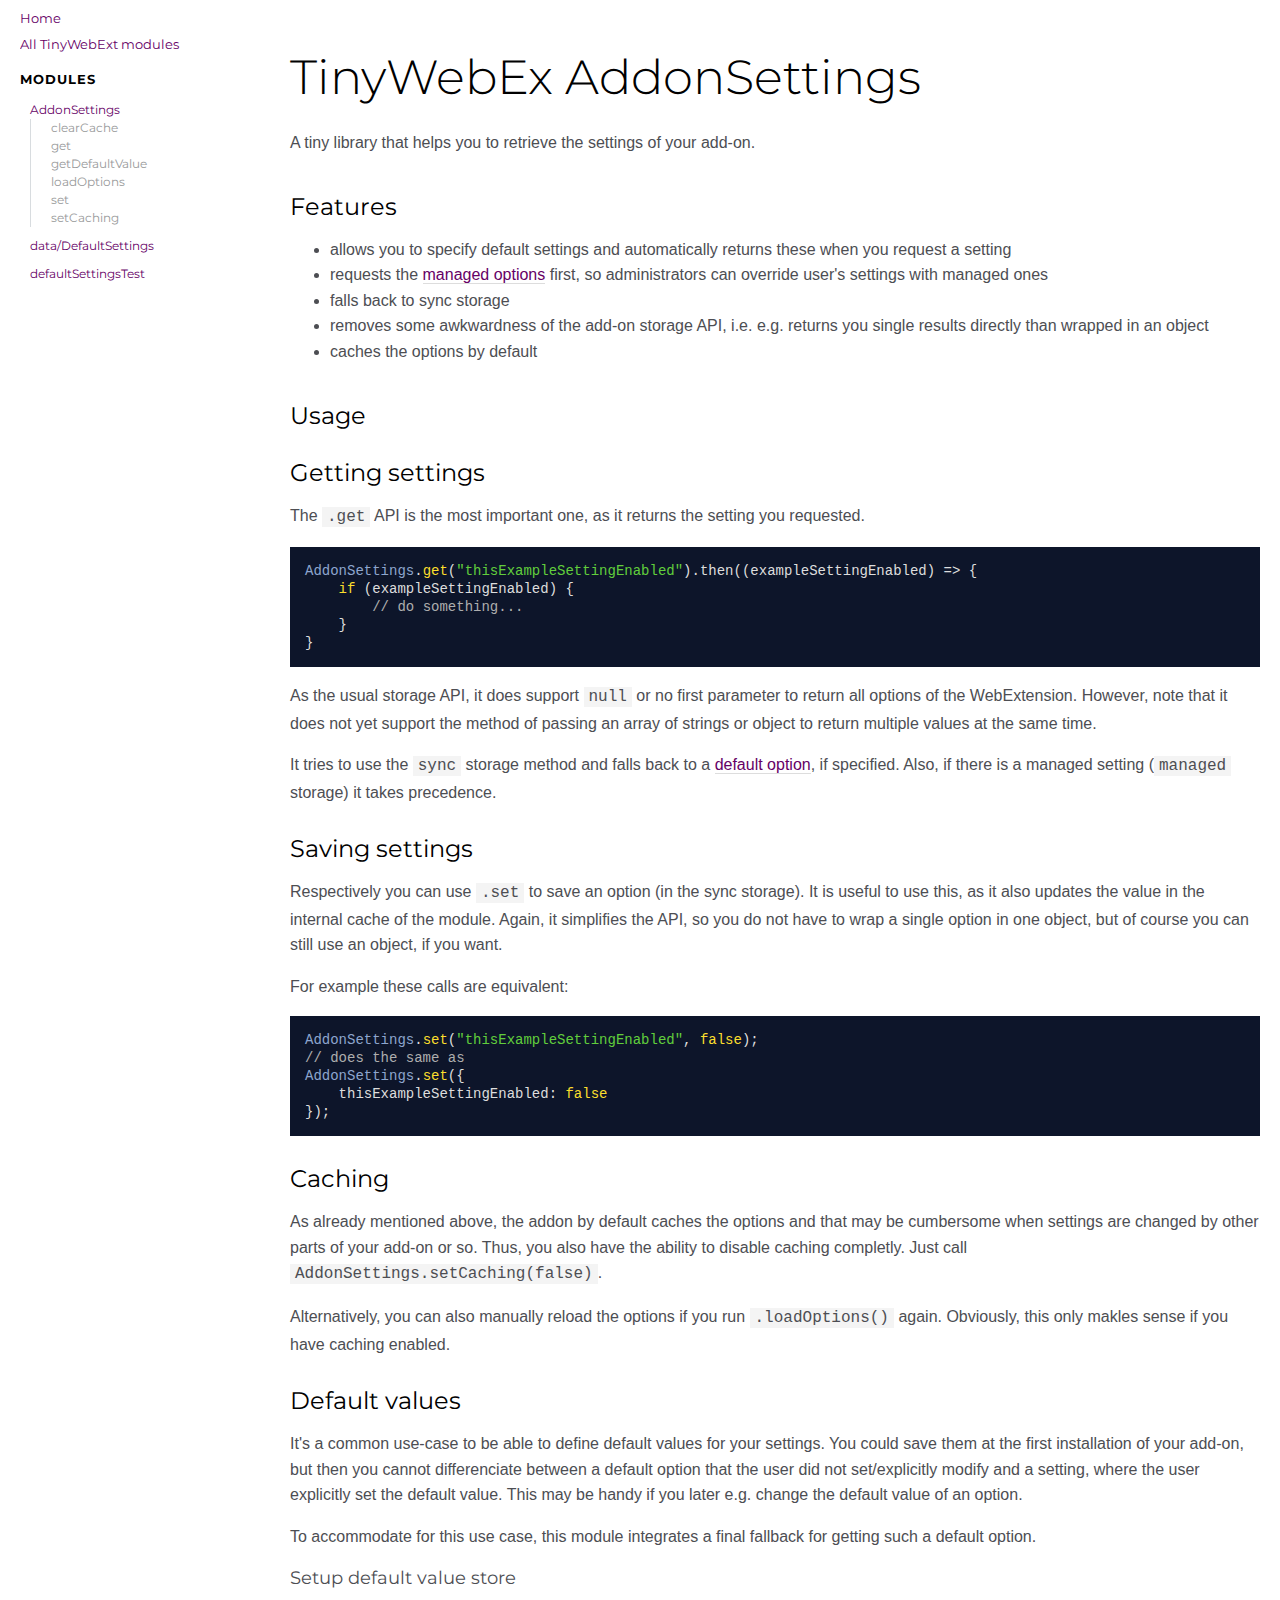
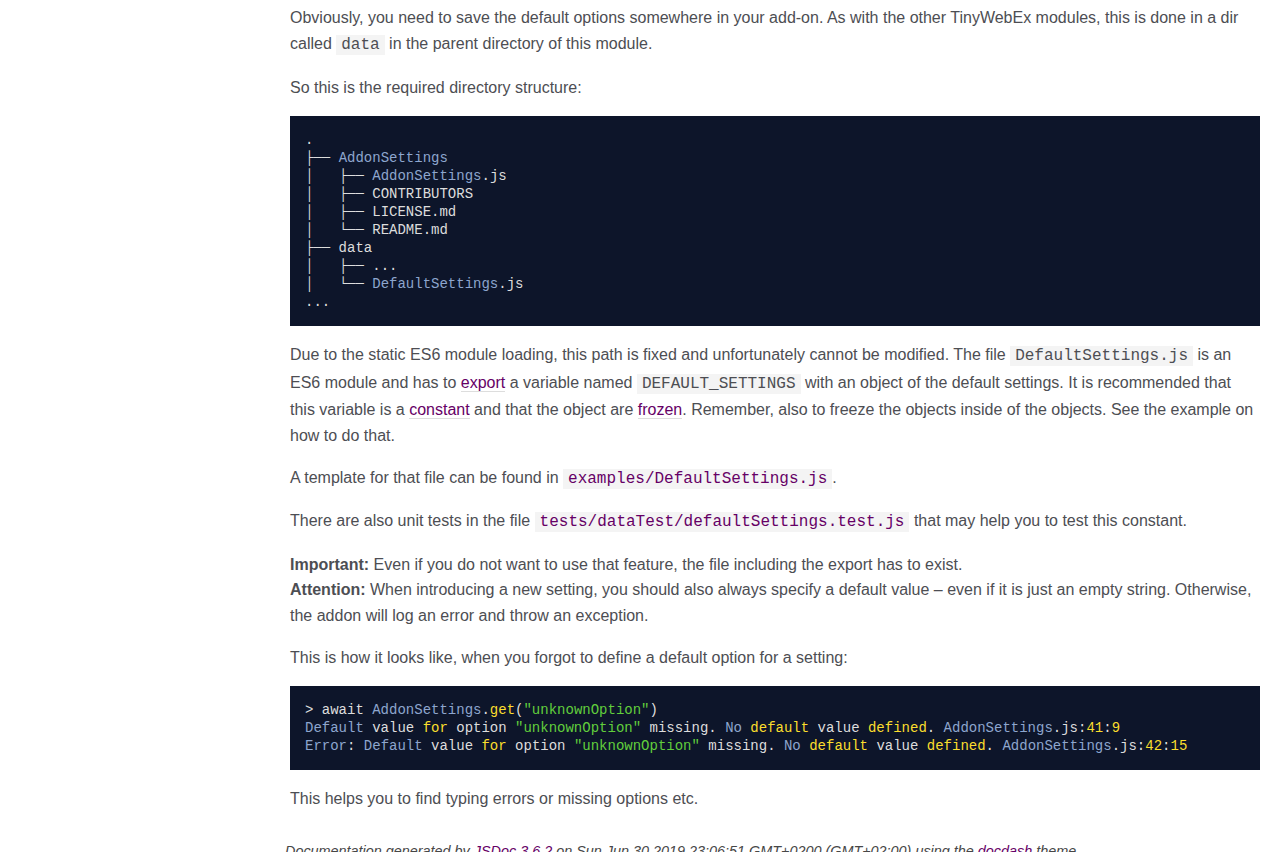
<file: common/modules/AddonSettings/docs/index.html>
<!DOCTYPE html>
<html lang="en">
<head>
    
    <meta charset="utf-8">
    <title>Home - Documentation</title>
    
    
    <script src="scripts/prettify/prettify.js"></script>
    <script src="scripts/prettify/lang-css.js"></script>
    <!--[if lt IE 9]>
      <script src="//html5shiv.googlecode.com/svn/trunk/html5.js"></script>
    <![endif]-->
    <link type="text/css" rel="stylesheet" href="styles/prettify.css">
    <link type="text/css" rel="stylesheet" href="styles/jsdoc.css">
    <script src="scripts/nav.js" defer></script>
    <meta name="viewport" content="width=device-width, initial-scale=1.0">
</head>
<body>

<input type="checkbox" id="nav-trigger" class="nav-trigger" />
<label for="nav-trigger" class="navicon-button x">
  <div class="navicon"></div>
</label>

<label for="nav-trigger" class="overlay"></label>

<nav >
    
    <h2><a href="index.html">Home</a></h2><h2><a href="https://github.com/TinyWebEx/" >All TinyWebExt modules</a></h2><h3>Modules</h3><ul><li><a href="module-AddonSettings.html">AddonSettings</a><ul class='methods'><li data-type='method'><a href="module-AddonSettings.html#.clearCache">clearCache</a></li><li data-type='method'><a href="module-AddonSettings.html#.get">get</a></li><li data-type='method'><a href="module-AddonSettings.html#.getDefaultValue">getDefaultValue</a></li><li data-type='method'><a href="module-AddonSettings.html#.loadOptions">loadOptions</a></li><li data-type='method'><a href="module-AddonSettings.html#.set">set</a></li><li data-type='method'><a href="module-AddonSettings.html#.setCaching">setCaching</a></li></ul></li><li><a href="module-data_DefaultSettings.html">data/DefaultSettings</a></li><li><a href="module-defaultSettingsTest.html">defaultSettingsTest</a></li></ul>
</nav>

<div id="main">
    

    



    



    <section class="readme">
        <article><h1 id="tinywebex-addonsettings">TinyWebEx AddonSettings</h1>
<p>A tiny library that helps you to retrieve the settings of your add-on.</p>
<h2 id="features">Features</h2>
<ul>
<li>allows you to specify default settings and automatically returns these when you request a setting</li>
<li>requests the <a href="https://developer.mozilla.org/docs/Mozilla/Add-ons/WebExtensions/API/storage/managed">managed options</a> first, so administrators can override user's settings with managed ones</li>
<li>falls back to sync storage</li>
<li>removes some awkwardness of the add-on storage API, i.e. e.g. returns you single results directly than wrapped in an object</li>
<li>caches the options by default</li>
</ul>
<h2 id="usage">Usage</h2>
<h3 id="getting-settings">Getting settings</h3>
<p>The <code>.get</code> API is the most important one, as it returns the setting you requested.</p>
<pre class="prettyprint source lang-js"><code>AddonSettings.get(&quot;thisExampleSettingEnabled&quot;).then((exampleSettingEnabled) => {
    if (exampleSettingEnabled) {
        // do something...
    }
}
</code></pre>
<p>As the usual storage API, it does support <code>null</code> or no first parameter to return all options of the WebExtension. However, note that it does not yet support the method of passing an array of strings or object to return multiple values at the same time.</p>
<p>It tries to use the <code>sync</code> storage method and falls back to a <a href="#default-values">default option</a>, if specified. Also, if there is a managed setting (<code>managed</code> storage) it takes precedence.</p>
<h3 id="saving-settings">Saving settings</h3>
<p>Respectively you can use <code>.set</code> to save an option (in the sync storage). It is useful to use this, as it also updates the value in the internal cache of the module.
Again, it simplifies the API, so you do not have to wrap a single option in one object, but of course you can still use an object, if you want.</p>
<p>For example these calls are equivalent:</p>
<pre class="prettyprint source lang-js"><code>AddonSettings.set(&quot;thisExampleSettingEnabled&quot;, false);
// does the same as
AddonSettings.set({
    thisExampleSettingEnabled: false
});
</code></pre>
<h3 id="caching">Caching</h3>
<p>As already mentioned above, the addon by default caches the options and that may be cumbersome when settings are changed by other parts of your add-on or so. Thus, you also have the ability to disable caching completly. Just call <code>AddonSettings.setCaching(false)</code>.</p>
<p>Alternatively, you can also manually reload the options if you run <code>.loadOptions()</code> again. Obviously, this only makles sense if you have caching enabled.</p>
<h3 id="default-values">Default values</h3>
<p>It's a common use-case to be able to define default values for your settings. You could save them at the first installation of your add-on, but then you cannot differenciate between a default option that the user did not set/explicitly modify and a setting, where the user explicitly set the default value. This may be handy if you later e.g. change the default value of an option.</p>
<p>To accommodate for this use case, this module integrates a final fallback for getting such a default option.</p>
<h4 id="setup-default-value-store">Setup default value store</h4>
<p>Obviously, you need to save the default options somewhere in your add-on. As with the other TinyWebEx modules, this is done in a dir called <code>data</code> in the parent directory of this module.</p>
<p>So this is the required directory structure:</p>
<pre class="prettyprint source"><code>.
├── AddonSettings
│   ├── AddonSettings.js
│   ├── CONTRIBUTORS
│   ├── LICENSE.md
│   └── README.md
├── data
│   ├── ...
│   └── DefaultSettings.js
...
</code></pre>
<p>Due to the static ES6 module loading, this path is fixed and unfortunately cannot be modified.
The file <code>DefaultSettings.js</code> is an ES6 module and has to <a href="https://developer.mozilla.org/docs/Web/JavaScript/Reference/Statements/export">export</a> a variable named <code>DEFAULT_SETTINGS</code> with an object of the default settings.
It is recommended that this variable is a <a href="https://developer.mozilla.org/docs/Web/JavaScript/Reference/Statements/const">constant</a> and that the object are <a href="https://developer.mozilla.org/docs/Web/JavaScript/Reference/Global_Objects/Object/freeze">frozen</a>. Remember, also to freeze the objects inside of the objects. See the example on how to do that.</p>
<p>A template for that file can be found in <a href="examples/DefaultSettings.js"><code>examples/DefaultSettings.js</code></a>.</p>
<p>There are also unit tests in the file <a href="tests/dataTest/defaultSettings.test.js"><code>tests/dataTest/defaultSettings.test.js</code></a> that may help you to test this constant.</p>
<p><strong>Important:</strong> Even if you do not want to use that feature, the file including the export has to exist.<br>
<strong>Attention:</strong> When introducing a new setting, you should also always specify a default value – even if it is just an empty string. Otherwise, the addon will log an error and throw an exception.</p>
<p>This is how it looks like, when you forgot to define a default option for a setting:</p>
<pre class="prettyprint source"><code>> await AddonSettings.get(&quot;unknownOption&quot;)
Default value for option &quot;unknownOption&quot; missing. No default value defined. AddonSettings.js:41:9
Error: Default value for option &quot;unknownOption&quot; missing. No default value defined. AddonSettings.js:42:15 
</code></pre>
<p>This helps you to find typing errors or missing options etc.</p></article>
    </section>






    
    
</div>

<br class="clear">

<footer>
    Documentation generated by <a href="https://github.com/jsdoc3/jsdoc">JSDoc 3.6.2</a> on Sun Jun 30 2019 23:06:51 GMT+0200 (GMT+02:00) using the <a href="https://github.com/clenemt/docdash">docdash</a> theme.
</footer>

<script>prettyPrint();</script>
<script src="scripts/polyfill.js"></script>
<script src="scripts/linenumber.js"></script>



</body>
</html>
</file>
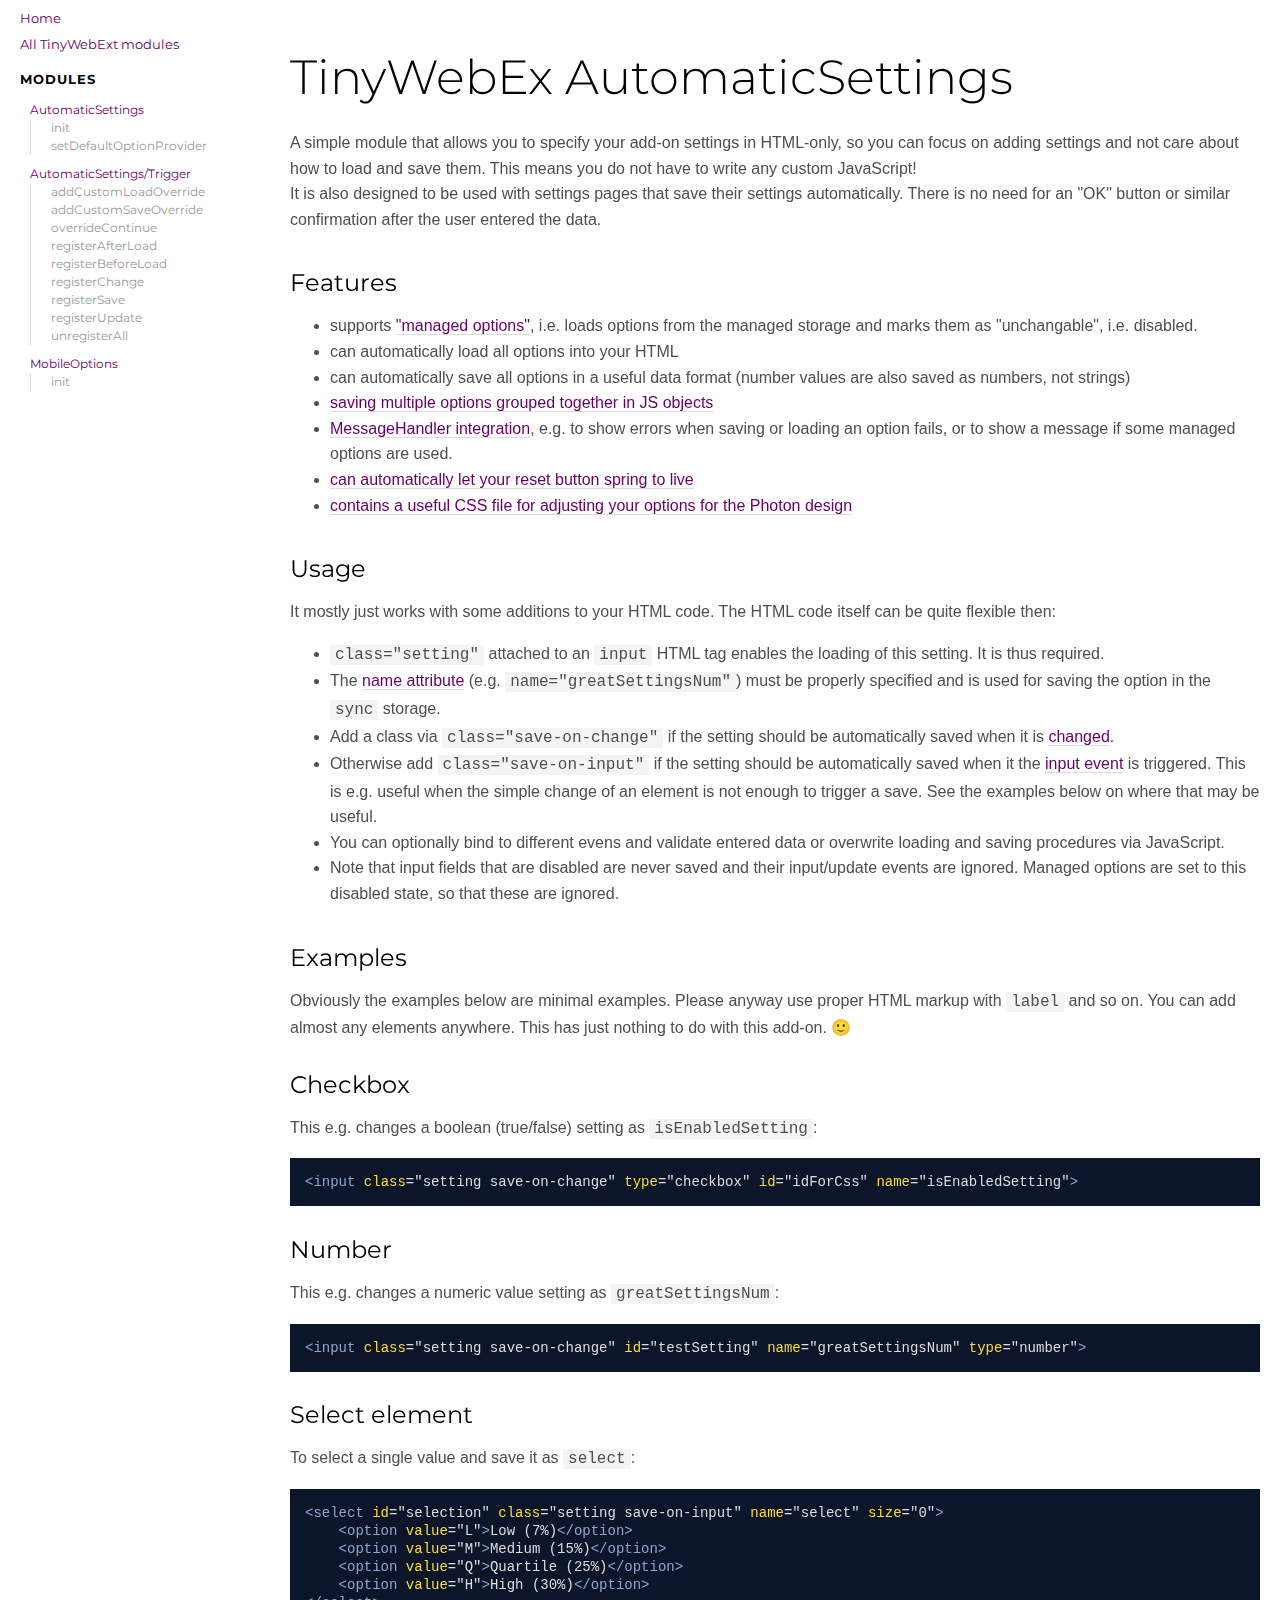
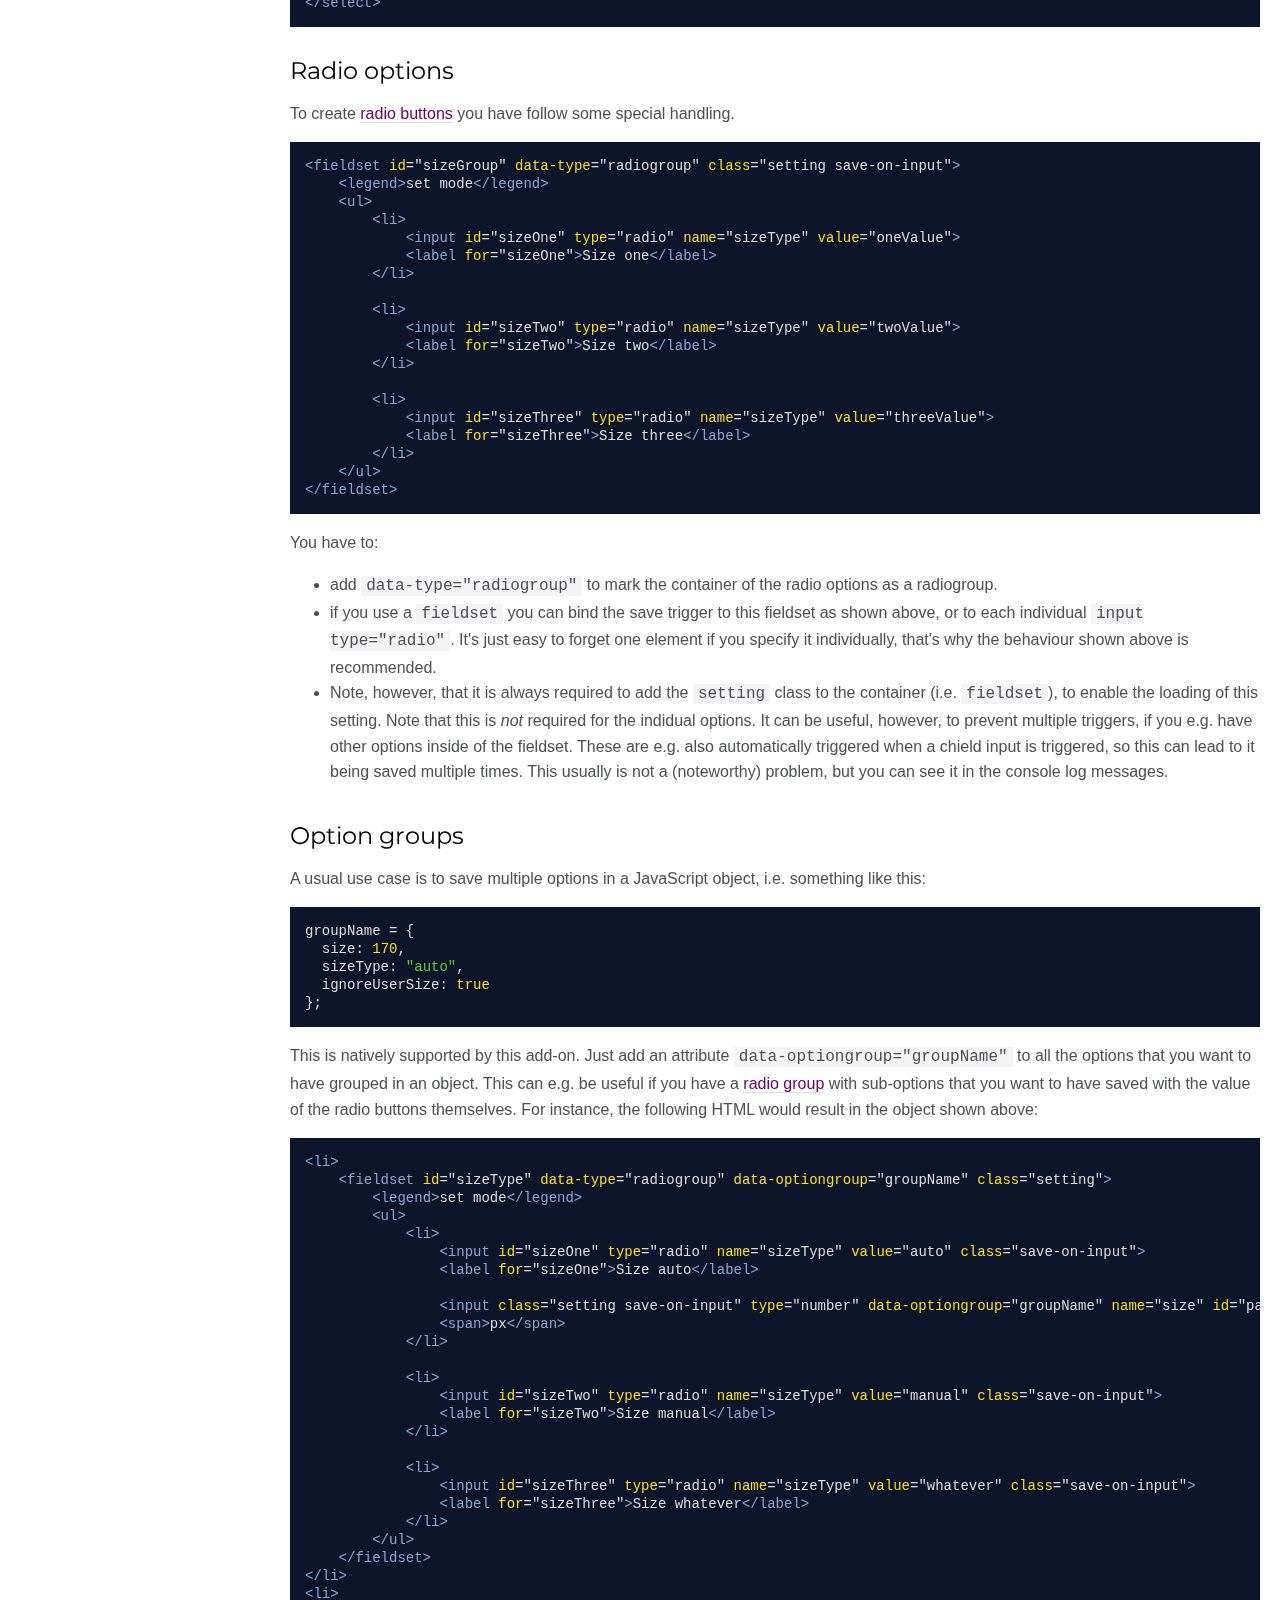
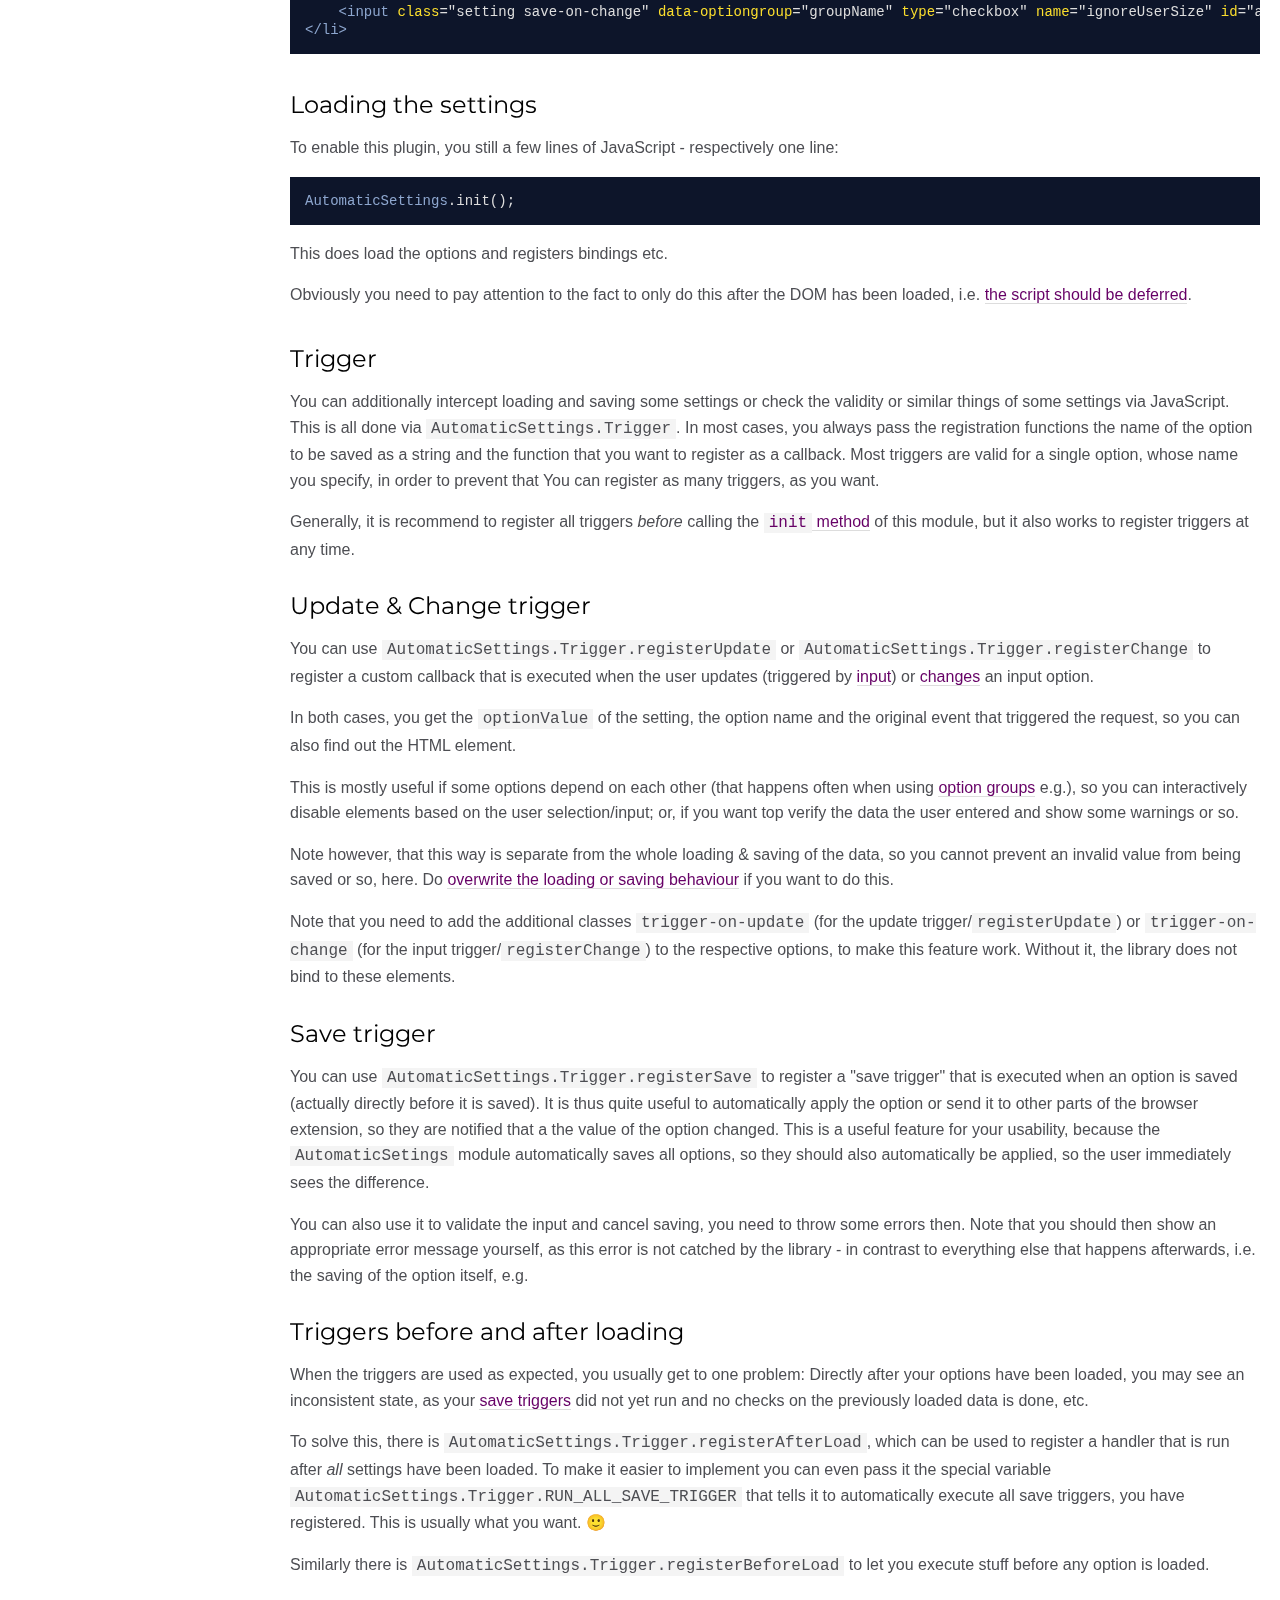
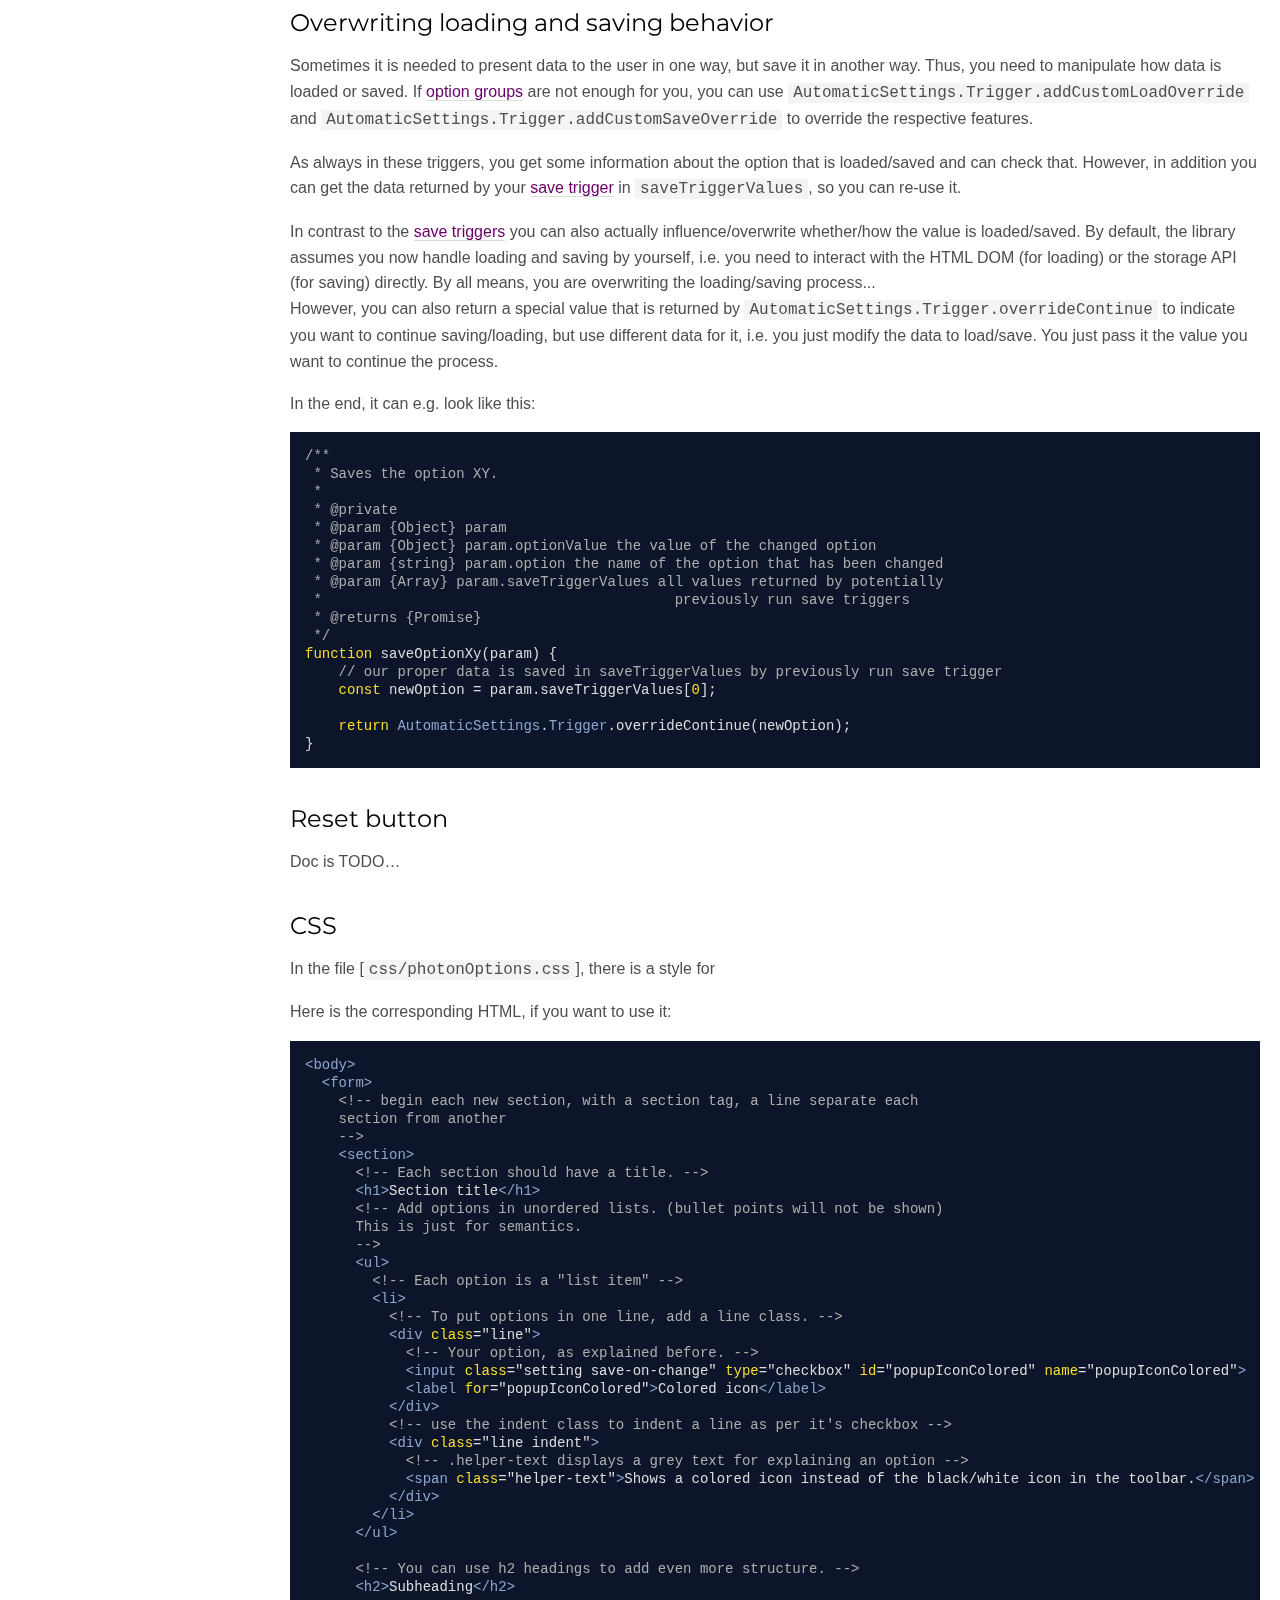
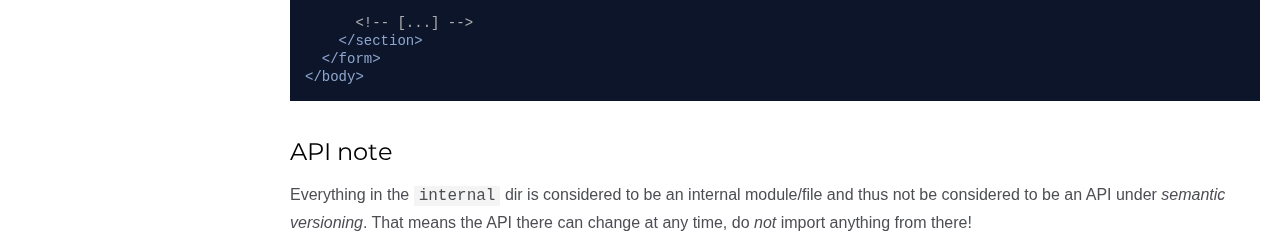
<file: common/modules/AutomaticSettings/docs/index.html>
<!DOCTYPE html>
<html lang="en">
<head>
    
    <meta charset="utf-8">
    <title>Home - Documentation</title>
    
    
    <script src="scripts/prettify/prettify.js"></script>
    <script src="scripts/prettify/lang-css.js"></script>
    <!--[if lt IE 9]>
      <script src="//html5shiv.googlecode.com/svn/trunk/html5.js"></script>
    <![endif]-->
    <link type="text/css" rel="stylesheet" href="styles/prettify.css">
    <link type="text/css" rel="stylesheet" href="styles/jsdoc.css">
    <script src="scripts/nav.js" defer></script>
    <meta name="viewport" content="width=device-width, initial-scale=1.0">
</head>
<body>

<input type="checkbox" id="nav-trigger" class="nav-trigger" />
<label for="nav-trigger" class="navicon-button x">
  <div class="navicon"></div>
</label>

<label for="nav-trigger" class="overlay"></label>

<nav >
    
    <h2><a href="index.html">Home</a></h2><h2><a href="https://github.com/TinyWebEx/" >All TinyWebExt modules</a></h2><h3>Modules</h3><ul><li><a href="module-AutomaticSettings.html">AutomaticSettings</a><ul class='methods'><li data-type='method'><a href="module-AutomaticSettings.html#.init">init</a></li><li data-type='method'><a href="module-AutomaticSettings.html#.setDefaultOptionProvider">setDefaultOptionProvider</a></li></ul></li><li></li><li></li><li><a href="module-AutomaticSettings_Trigger.html">AutomaticSettings/Trigger</a><ul class='methods'><li data-type='method'><a href="module-AutomaticSettings_Trigger.html#~addCustomLoadOverride">addCustomLoadOverride</a></li><li data-type='method'><a href="module-AutomaticSettings_Trigger.html#~addCustomSaveOverride">addCustomSaveOverride</a></li><li data-type='method'><a href="module-AutomaticSettings_Trigger.html#~overrideContinue">overrideContinue</a></li><li data-type='method'><a href="module-AutomaticSettings_Trigger.html#~registerAfterLoad">registerAfterLoad</a></li><li data-type='method'><a href="module-AutomaticSettings_Trigger.html#~registerBeforeLoad">registerBeforeLoad</a></li><li data-type='method'><a href="module-AutomaticSettings_Trigger.html#~registerChange">registerChange</a></li><li data-type='method'><a href="module-AutomaticSettings_Trigger.html#~registerSave">registerSave</a></li><li data-type='method'><a href="module-AutomaticSettings_Trigger.html#~registerUpdate">registerUpdate</a></li><li data-type='method'><a href="module-AutomaticSettings_Trigger.html#~unregisterAll">unregisterAll</a></li></ul></li><li><a href="module-MobileOptions.html">MobileOptions</a><ul class='methods'><li data-type='method'><a href="module-MobileOptions.html#.init">init</a></li></ul></li></ul>
</nav>

<div id="main">
    

    



    



    <section class="readme">
        <article><h1 id="tinywebex-automaticsettings">TinyWebEx AutomaticSettings</h1>
<p>A simple module that allows you to specify your add-on settings in HTML-only, so you can focus on adding settings and not care about how to load and save them. This means you do not have to write any custom JavaScript!<br>
It is also designed to be used with settings pages that save their settings automatically. There is no need for an &quot;OK&quot; button or similar confirmation after the user entered the data.</p>
<h2 id="features">Features</h2>
<ul>
<li>supports <a href="https://developer.mozilla.org/docs/Mozilla/Add-ons/WebExtensions/API/storage/managed">&quot;managed options&quot;</a>, i.e. loads options from the managed storage and marks them as &quot;unchangable&quot;, i.e. disabled.</li>
<li>can automatically load all options into your HTML</li>
<li>can automatically save all options in a useful data format (number values are also saved as numbers, not strings)</li>
<li><a href="#option-groups">saving multiple options grouped together in JS objects</a></li>
<li><a href="https://github.com/TinyWebEx/MessageHandler">MessageHandler integration</a>, e.g. to show errors when saving or loading an option fails, or to show a message if some managed options are used.</li>
<li><a href="#reset-button">can automatically let your reset button spring to live</a></li>
<li><a href="#css">contains a useful CSS file for adjusting your options for the Photon design</a></li>
</ul>
<h2 id="usage">Usage</h2>
<p>It mostly just works with some additions to your HTML code. The HTML code itself can be quite flexible then:</p>
<ul>
<li><code>class=&quot;setting&quot;</code> attached to an <code>input</code> HTML tag enables the loading of this setting. It is thus required.</li>
<li>The <a href="https://developer.mozilla.org/en-US/docs/Web/HTML/Element/Input#name">name attribute</a> (e.g. <code>name=&quot;greatSettingsNum&quot;</code>) must be properly specified and is used for saving the option in the <code>sync</code> storage.</li>
<li>Add a class via <code>class=&quot;save-on-change&quot;</code> if the setting should be automatically saved when it is <a href="https://developer.mozilla.org/docs/Web/Events/change">changed</a>.</li>
<li>Otherwise add <code>class=&quot;save-on-input&quot;</code> if the setting should be automatically saved when it the <a href="https://developer.mozilla.org/docs/Web/Events/input">input event</a> is triggered. This is e.g. useful when the simple change of an element is not enough to trigger a save. See the examples below on where that may be useful.</li>
<li>You can optionally bind to different evens and validate entered data or overwrite loading and saving procedures via JavaScript.</li>
<li>Note that input fields that are disabled are never saved and their input/update events are ignored. Managed options are set to this disabled state, so that these are ignored.</li>
</ul>
<h2 id="examples">Examples</h2>
<p>Obviously the examples below are minimal examples. Please anyway use proper HTML markup with <code>label</code> and so on. You can add almost any elements anywhere. This has just nothing to do with this add-on. 🙂</p>
<h3 id="checkbox">Checkbox</h3>
<p>This e.g. changes a boolean (true/false) setting as <code>isEnabledSetting</code>:</p>
<pre class="prettyprint source lang-html"><code>&lt;input class=&quot;setting save-on-change&quot; type=&quot;checkbox&quot; id=&quot;idForCss&quot; name=&quot;isEnabledSetting&quot;>
</code></pre>
<h3 id="number">Number</h3>
<p>This e.g. changes a numeric value setting as <code>greatSettingsNum</code>:</p>
<pre class="prettyprint source lang-html"><code>&lt;input class=&quot;setting save-on-change&quot; id=&quot;testSetting&quot; name=&quot;greatSettingsNum&quot; type=&quot;number&quot;>
</code></pre>
<h3 id="select-element">Select element</h3>
<p>To select a single value and save it as <code>select</code>:</p>
<pre class="prettyprint source lang-html"><code>&lt;select id=&quot;selection&quot; class=&quot;setting save-on-input&quot; name=&quot;select&quot; size=&quot;0&quot;>
    &lt;option value=&quot;L&quot;>Low (7%)&lt;/option>
    &lt;option value=&quot;M&quot;>Medium (15%)&lt;/option>
    &lt;option value=&quot;Q&quot;>Quartile (25%)&lt;/option>
    &lt;option value=&quot;H&quot;>High (30%)&lt;/option>
&lt;/select>
</code></pre>
<h3 id="radio-options">Radio options</h3>
<p>To create <a href="https://developer.mozilla.org/docs/Web/HTML/Element/input/radio">radio buttons</a> you have follow some special handling.</p>
<pre class="prettyprint source lang-html"><code>&lt;fieldset id=&quot;sizeGroup&quot; data-type=&quot;radiogroup&quot; class=&quot;setting save-on-input&quot;>
    &lt;legend>set mode&lt;/legend>
    &lt;ul>
        &lt;li>
            &lt;input id=&quot;sizeOne&quot; type=&quot;radio&quot; name=&quot;sizeType&quot; value=&quot;oneValue&quot;>
            &lt;label for=&quot;sizeOne&quot;>Size one&lt;/label>
        &lt;/li>

        &lt;li>
            &lt;input id=&quot;sizeTwo&quot; type=&quot;radio&quot; name=&quot;sizeType&quot; value=&quot;twoValue&quot;>
            &lt;label for=&quot;sizeTwo&quot;>Size two&lt;/label>
        &lt;/li>

        &lt;li>
            &lt;input id=&quot;sizeThree&quot; type=&quot;radio&quot; name=&quot;sizeType&quot; value=&quot;threeValue&quot;>
            &lt;label for=&quot;sizeThree&quot;>Size three&lt;/label>
        &lt;/li>
    &lt;/ul>
&lt;/fieldset>
</code></pre>
<p>You have to:</p>
<ul>
<li>add <code>data-type=&quot;radiogroup&quot;</code> to mark the container of the radio options as a radiogroup.</li>
<li>if you use a <code>fieldset</code> you can bind the save trigger to this fieldset as shown above, or to each individual <code>input type=&quot;radio&quot;</code>. It's just easy to forget one element if you specify it individually, that's why the behaviour shown above is recommended.</li>
<li>Note, however, that it is always required to add the <code>setting</code> class to the container (i.e. <code>fieldset</code>), to enable the loading of this setting. Note that this is <em>not</em> required for the indidual options.
It can be useful, however, to prevent multiple triggers, if you e.g. have other options inside of the fieldset. These are e.g. also automatically triggered when a chield input is triggered, so this can lead to it being saved multiple times. This usually is not a (noteworthy) problem, but you can see it in the console log messages.</li>
</ul>
<h2 id="option-groups">Option groups</h2>
<p>A usual use case is to save multiple options in a JavaScript object, i.e. something like this:</p>
<pre class="prettyprint source lang-js"><code>groupName = {
  size: 170,
  sizeType: &quot;auto&quot;,
  ignoreUserSize: true
};
</code></pre>
<p>This is natively supported by this add-on. Just add an attribute <code>data-optiongroup=&quot;groupName&quot;</code> to all the options that you want to have grouped in an object. This can e.g. be useful if you have a <a href="#radio-options">radio group</a> with sub-options that you want to have saved with the value of the radio buttons themselves.
For instance, the following HTML would result in the object shown above:</p>
<pre class="prettyprint source lang-html"><code>&lt;li>
    &lt;fieldset id=&quot;sizeType&quot; data-type=&quot;radiogroup&quot; data-optiongroup=&quot;groupName&quot; class=&quot;setting&quot;>
        &lt;legend>set mode&lt;/legend>
        &lt;ul>
            &lt;li>
                &lt;input id=&quot;sizeOne&quot; type=&quot;radio&quot; name=&quot;sizeType&quot; value=&quot;auto&quot; class=&quot;save-on-input&quot;>
                &lt;label for=&quot;sizeOne&quot;>Size auto&lt;/label>

                &lt;input class=&quot;setting save-on-input&quot; type=&quot;number&quot; data-optiongroup=&quot;groupName&quot; name=&quot;size&quot; id=&quot;partialSettingId&quot;>
                &lt;span>px&lt;/span>
            &lt;/li>

            &lt;li>
                &lt;input id=&quot;sizeTwo&quot; type=&quot;radio&quot; name=&quot;sizeType&quot; value=&quot;manual&quot; class=&quot;save-on-input&quot;>
                &lt;label for=&quot;sizeTwo&quot;>Size manual&lt;/label>
            &lt;/li>

            &lt;li>
                &lt;input id=&quot;sizeThree&quot; type=&quot;radio&quot; name=&quot;sizeType&quot; value=&quot;whatever&quot; class=&quot;save-on-input&quot;>
                &lt;label for=&quot;sizeThree&quot;>Size whatever&lt;/label>
            &lt;/li>
        &lt;/ul>
    &lt;/fieldset>
&lt;/li>
&lt;li>
    &lt;input class=&quot;setting save-on-change&quot; data-optiongroup=&quot;groupName&quot; type=&quot;checkbox&quot; name=&quot;ignoreUserSize&quot; id=&quot;anotherOption&quot;>
&lt;/li>
</code></pre>
<h2 id="loading-the-settings">Loading the settings</h2>
<p>To enable this plugin, you still a few lines of JavaScript - respectively one line:</p>
<pre class="prettyprint source lang-js"><code>AutomaticSettings.init();
</code></pre>
<p>This does load the options and registers bindings etc.</p>
<p>Obviously you need to pay attention to the fact to only do this after the DOM has been loaded, i.e. <a href="https://developer.mozilla.org/docs/Web/HTML/Element/script#attr-defer">the script should be deferred</a>.</p>
<h2 id="trigger">Trigger</h2>
<p>You can additionally intercept loading and saving some settings or check the validity or similar things of some settings via JavaScript. This is all done via <code>AutomaticSettings.Trigger</code>.
In most cases, you always pass the registration functions the name of the option to be saved as a string and the function that you want to register as a callback. Most triggers are valid for a single option, whose name you specify, in order to prevent that
You can register as many triggers, as you want.</p>
<p>Generally, it is recommend to register all triggers <em>before</em> calling the <a href="#loading-the-settings"><code>init</code> method</a> of this module, but it also works to register triggers at any time.</p>
<h3 id="update-%26-change-trigger">Update &amp; Change trigger</h3>
<p>You can use <code>AutomaticSettings.Trigger.registerUpdate</code> or <code>AutomaticSettings.Trigger.registerChange</code> to register a custom callback that is executed when the user updates (triggered by <a href="https://developer.mozilla.org/docs/Web/Events/input">input</a>) or <a href="https://developer.mozilla.org/docs/Web/Events/change">changes</a> an input option.</p>
<p>In both cases, you get the <code>optionValue</code> of the setting, the option name and the original event that triggered the request, so you can also find out the HTML element.</p>
<p>This is mostly useful if some options depend on each other (that happens often when using <a href="#option-groups">option groups</a> e.g.), so you can interactively disable elements based on the user selection/input; or, if you want top verify the data the user entered and show some warnings or so.</p>
<p>Note however, that this way is separate from the whole loading &amp; saving of the data, so you cannot prevent an invalid value from being saved or so, here. Do <a href="#overwriting-loading-and-saving-behaviour">overwrite the loading or saving behaviour</a> if you want to do this.</p>
<p>Note that you need to add the additional classes <code>trigger-on-update</code> (for the update trigger/<code>registerUpdate</code>) or <code>trigger-on-change</code> (for the input trigger/<code>registerChange</code>) to the respective options, to make this feature work. Without it, the library does not bind to these elements.</p>
<h3 id="save-trigger">Save trigger</h3>
<p>You can use <code>AutomaticSettings.Trigger.registerSave</code> to register a &quot;save trigger&quot; that is executed when an option is saved (actually directly before it is saved).
It is thus quite useful to automatically apply the option or send it to other parts of the browser extension, so they are notified that a the value of the option changed. This is a useful feature for your usability, because the <code>AutomaticSetings</code> module automatically saves all options, so they should also automatically be applied, so the user immediately sees the difference.</p>
<p>You can also use it to validate the input and cancel saving, you need to throw some errors then. Note that you should then show an appropriate error message yourself, as this error is not catched by the library - in contrast to everything else that happens afterwards, i.e. the saving of the option itself, e.g.</p>
<h3 id="triggers-before-and-after-loading">Triggers before and after loading</h3>
<p>When the triggers are used as expected, you usually get to one problem: Directly after your options have been loaded, you may see an inconsistent state, as your <a href="#save-trigger">save triggers</a> did not yet run and no checks on the previously loaded data is done, etc.</p>
<p>To solve this, there is <code>AutomaticSettings.Trigger.registerAfterLoad</code>, which can be used to register a handler that is run after <em>all</em> settings have been loaded. To make it easier to implement you can even pass it the special variable <code>AutomaticSettings.Trigger.RUN_ALL_SAVE_TRIGGER</code> that tells it to automatically execute all save triggers, you have registered. This is usually what you want. 🙂</p>
<p>Similarly there is <code>AutomaticSettings.Trigger.registerBeforeLoad</code> to let you execute stuff before any option is loaded.</p>
<h3 id="overwriting-loading-and-saving-behavior">Overwriting loading and saving behavior</h3>
<p>Sometimes it is needed to present data to the user in one way, but save it in another way. Thus, you need to manipulate how data is loaded or saved.
If <a href="#option-groups">option groups</a> are not enough for you, you can use <code>AutomaticSettings.Trigger.addCustomLoadOverride</code> and <code>AutomaticSettings.Trigger.addCustomSaveOverride</code> to override the respective features.</p>
<p>As always in these triggers, you get some information about the option that is loaded/saved and can check that. However, in addition you can get the data returned by your <a href="#save-trigger">save trigger</a> in <code>saveTriggerValues</code>, so you can re-use it.</p>
<p>In contrast to the <a href="#save-trigger">save triggers</a> you can also actually influence/overwrite whether/how the value is loaded/saved. By default, the library assumes you now handle loading and saving by yourself, i.e. you need to interact with the HTML DOM (for loading) or the storage API (for saving) directly. By all means, you are overwriting the loading/saving process...<br>
However, you can also return a special value that is returned by <code>AutomaticSettings.Trigger.overrideContinue</code> to indicate you want to continue saving/loading, but use different data for it, i.e. you just modify the data to load/save. You just pass it the value you want to continue the process.</p>
<p>In the end, it can e.g. look like this:</p>
<pre class="prettyprint source lang-js"><code>/**
 * Saves the option XY.
 *
 * @private
 * @param {Object} param
 * @param {Object} param.optionValue the value of the changed option
 * @param {string} param.option the name of the option that has been changed
 * @param {Array} param.saveTriggerValues all values returned by potentially
 *                                          previously run save triggers
 * @returns {Promise}
 */
function saveOptionXy(param) {
    // our proper data is saved in saveTriggerValues by previously run save trigger
    const newOption = param.saveTriggerValues[0];

    return AutomaticSettings.Trigger.overrideContinue(newOption);
}
</code></pre>
<h2 id="reset-button">Reset button</h2>
<p>Doc is TODO…</p>
<h2 id="css">CSS</h2>
<p>In the file [<code>css/photonOptions.css</code>], there is a style for</p>
<p>Here is the corresponding HTML, if you want to use it:</p>
<pre class="prettyprint source lang-html"><code>&lt;body>
  &lt;form>
    &lt;!-- begin each new section, with a section tag, a line separate each
    section from another
    -->
    &lt;section>
      &lt;!-- Each section should have a title. -->
      &lt;h1>Section title&lt;/h1>
      &lt;!-- Add options in unordered lists. (bullet points will not be shown)
      This is just for semantics.
      -->
      &lt;ul>
        &lt;!-- Each option is a &quot;list item&quot; -->
        &lt;li>
          &lt;!-- To put options in one line, add a line class. -->
          &lt;div class=&quot;line&quot;>
            &lt;!-- Your option, as explained before. -->
            &lt;input class=&quot;setting save-on-change&quot; type=&quot;checkbox&quot; id=&quot;popupIconColored&quot; name=&quot;popupIconColored&quot;>
            &lt;label for=&quot;popupIconColored&quot;>Colored icon&lt;/label>
          &lt;/div>
          &lt;!-- use the indent class to indent a line as per it's checkbox -->
          &lt;div class=&quot;line indent&quot;>
            &lt;!-- .helper-text displays a grey text for explaining an option -->
            &lt;span class=&quot;helper-text&quot;>Shows a colored icon instead of the black/white icon in the toolbar.&lt;/span>
          &lt;/div>
        &lt;/li>
      &lt;/ul>
      
      &lt;!-- You can use h2 headings to add even more structure. -->
      &lt;h2>Subheading&lt;/h2>
      
      &lt;!-- [...] -->
    &lt;/section>
  &lt;/form>
&lt;/body>

</code></pre>
<h2 id="api-note">API note</h2>
<p>Everything in the <code>internal</code> dir is considered to be an internal module/file and thus not be considered to be an API under <em>semantic versioning</em>. That means the API there can change at any time, do <em>not</em> import anything from there!</p></article>
    </section>






    
    
</div>

<br class="clear">

<footer>
    Documentation generated by <a href="https://github.com/jsdoc3/jsdoc">JSDoc 3.6.2</a> on Sun Jun 30 2019 23:06:55 GMT+0200 (GMT+02:00) using the <a href="https://github.com/clenemt/docdash">docdash</a> theme.
</footer>

<script>prettyPrint();</script>
<script src="scripts/polyfill.js"></script>
<script src="scripts/linenumber.js"></script>



</body>
</html>
</file>
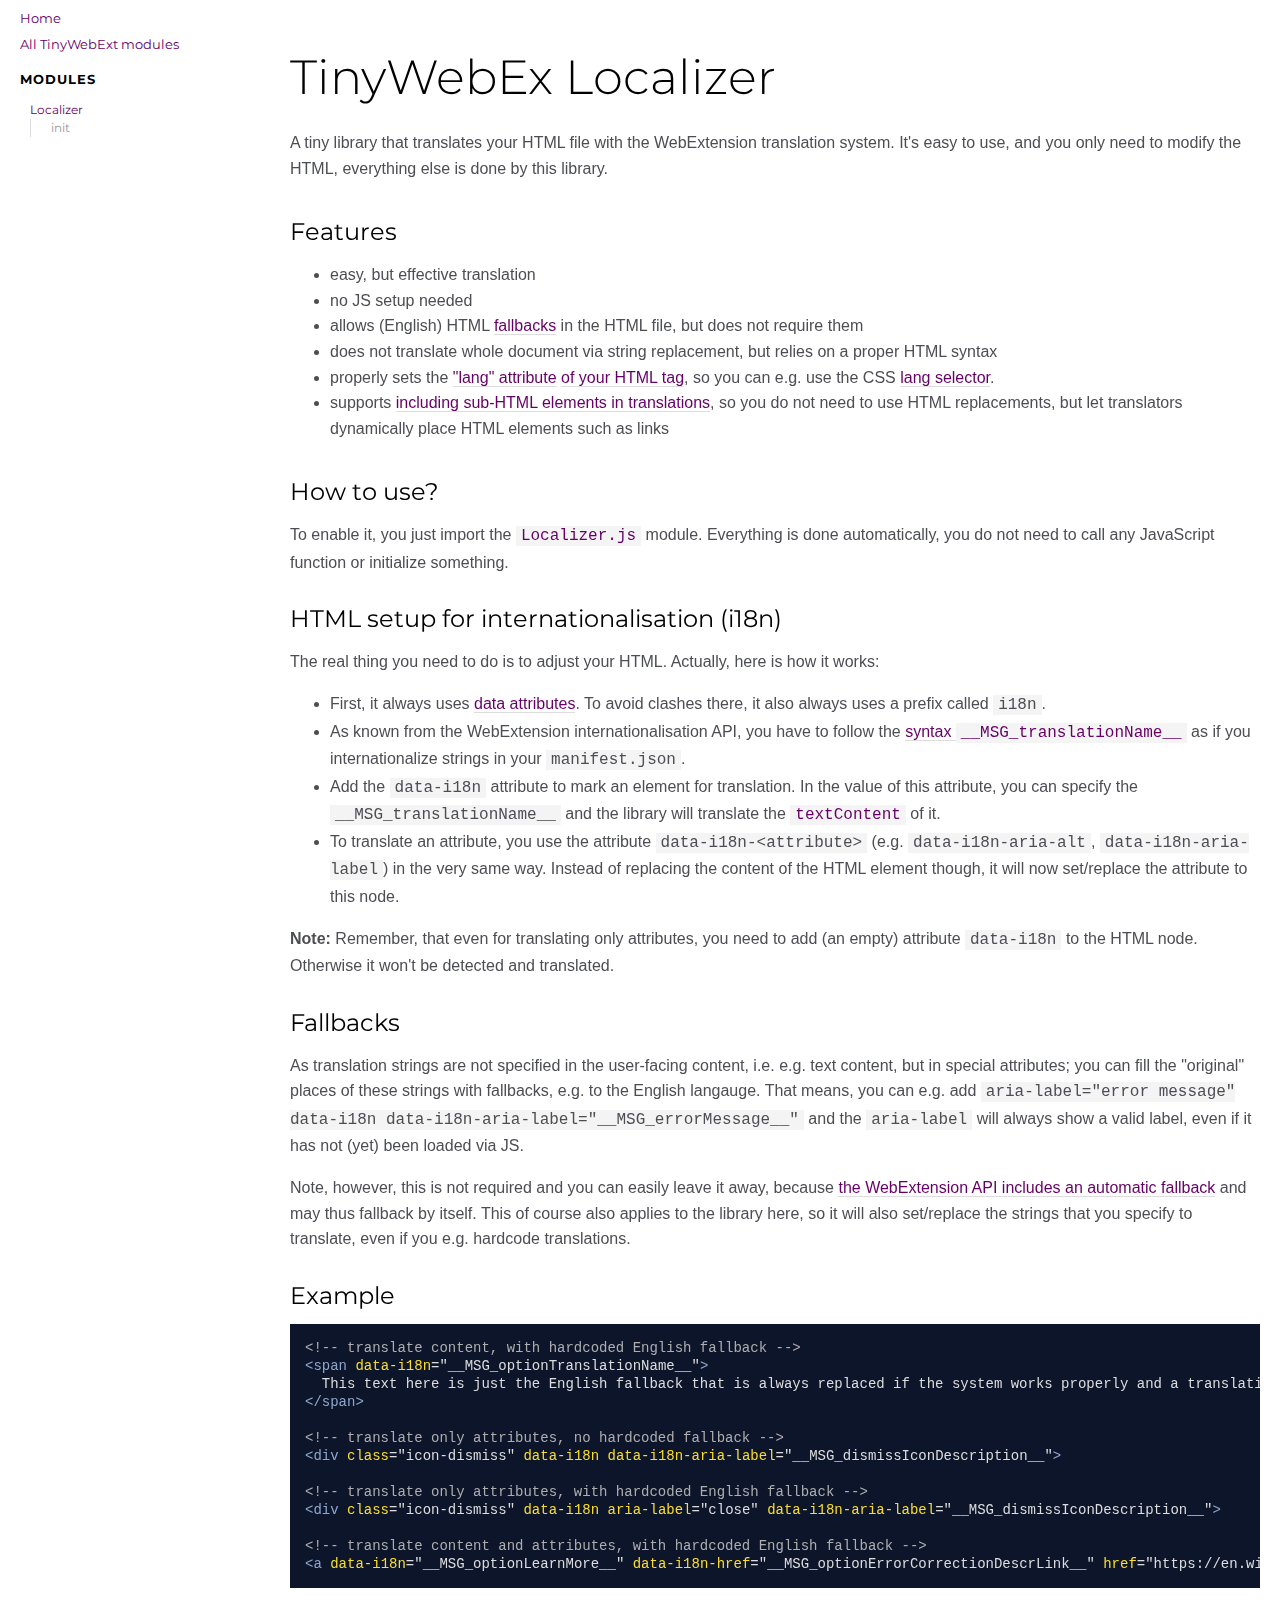
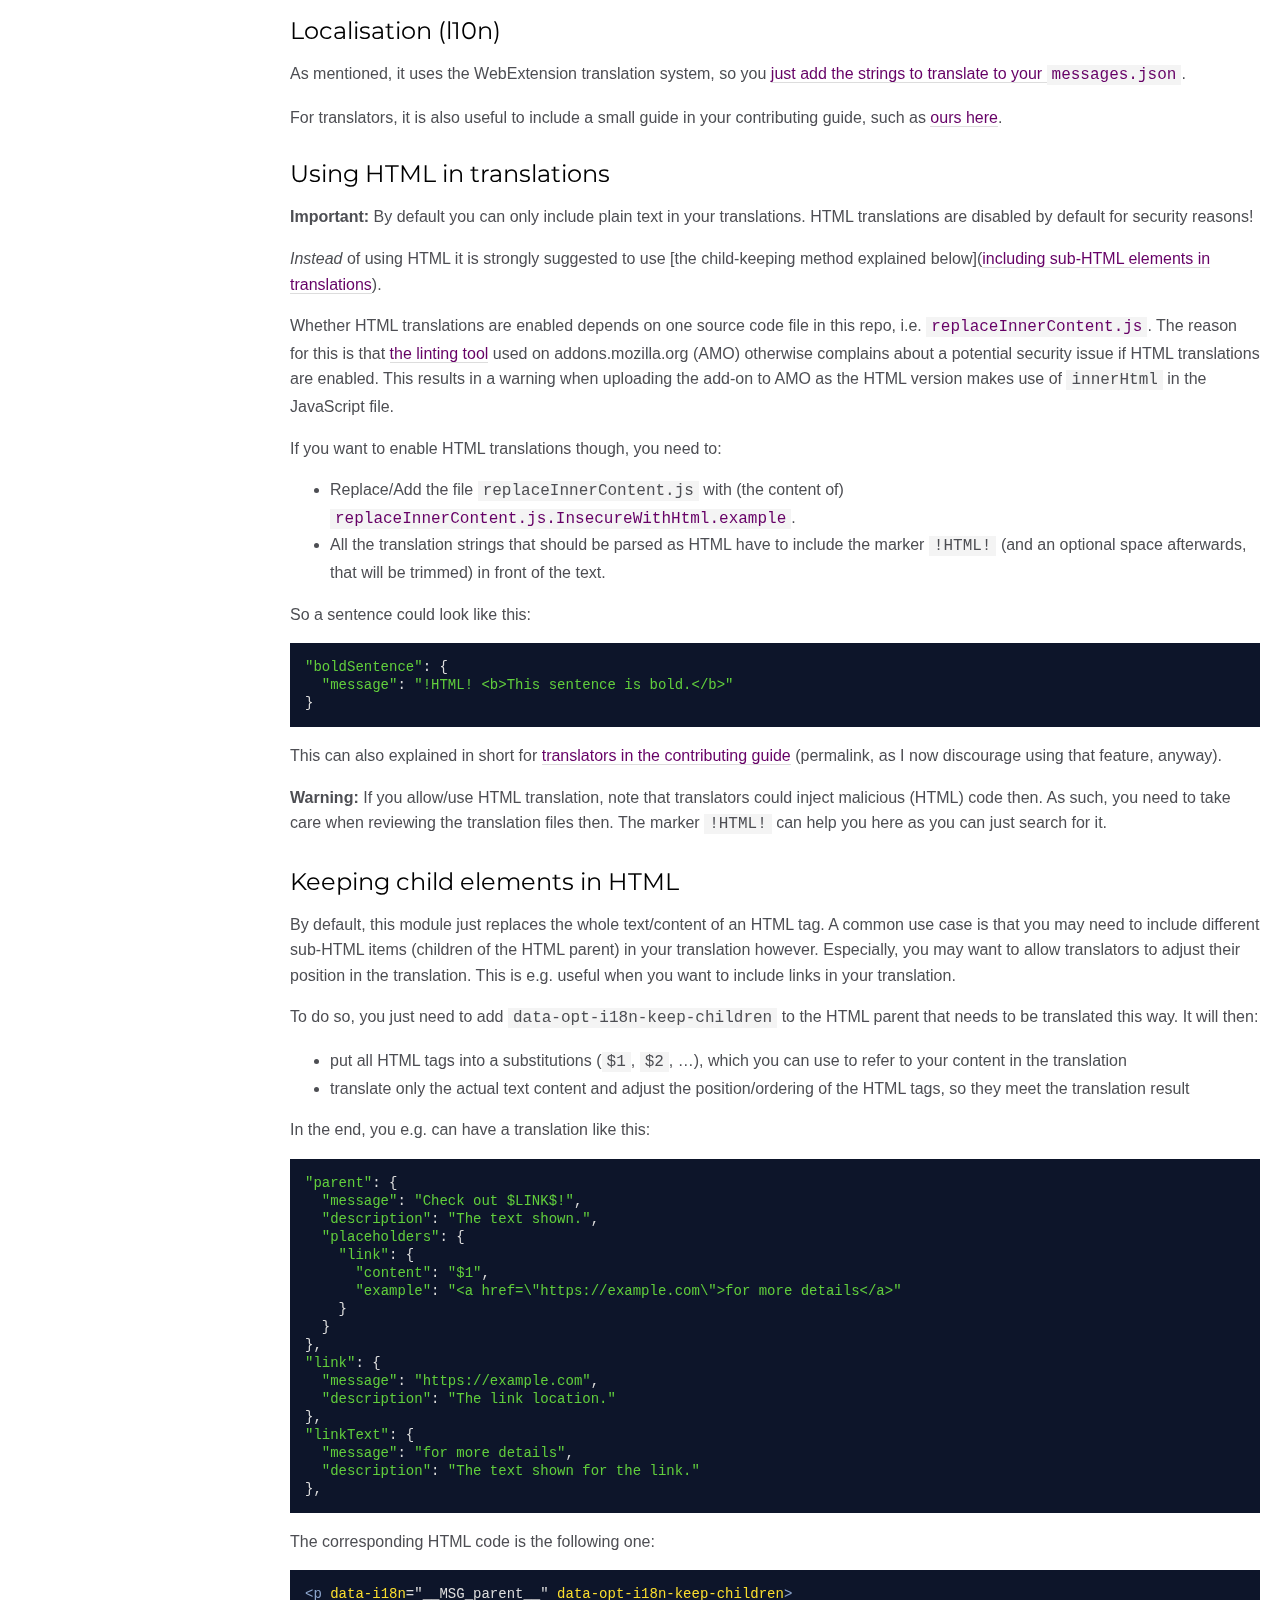
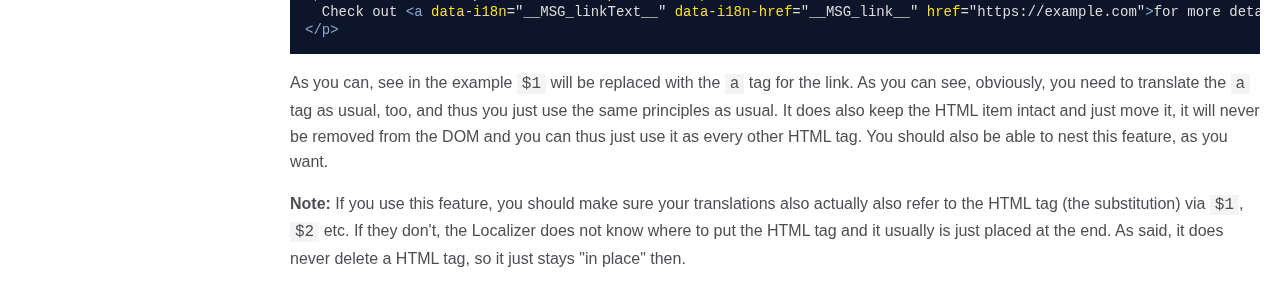
<file: common/modules/Localizer/docs/index.html>
<!DOCTYPE html>
<html lang="en">
<head>
    
    <meta charset="utf-8">
    <title>Home - Documentation</title>
    
    
    <script src="scripts/prettify/prettify.js"></script>
    <script src="scripts/prettify/lang-css.js"></script>
    <!--[if lt IE 9]>
      <script src="//html5shiv.googlecode.com/svn/trunk/html5.js"></script>
    <![endif]-->
    <link type="text/css" rel="stylesheet" href="styles/prettify.css">
    <link type="text/css" rel="stylesheet" href="styles/jsdoc.css">
    <script src="scripts/nav.js" defer></script>
    <meta name="viewport" content="width=device-width, initial-scale=1.0">
</head>
<body>

<input type="checkbox" id="nav-trigger" class="nav-trigger" />
<label for="nav-trigger" class="navicon-button x">
  <div class="navicon"></div>
</label>

<label for="nav-trigger" class="overlay"></label>

<nav >
    
    <h2><a href="index.html">Home</a></h2><h2><a href="https://github.com/TinyWebEx/" >All TinyWebExt modules</a></h2><h3>Modules</h3><ul><li><a href="module-Localizer.html">Localizer</a><ul class='methods'><li data-type='method'><a href="module-Localizer.html#.init">init</a></li></ul></li></ul>
</nav>

<div id="main">
    

    



    



    <section class="readme">
        <article><h1 id="tinywebex-localizer">TinyWebEx Localizer</h1>
<p>A tiny library that translates your HTML file with the WebExtension translation system. It's easy to use, and you only need to modify the HTML, everything else is done by this library.</p>
<h2 id="features">Features</h2>
<ul>
<li>easy, but effective translation</li>
<li>no JS setup needed</li>
<li>allows (English) HTML <a href="#fallbacks">fallbacks</a> in the HTML file, but does not require them</li>
<li>does not translate whole document via string replacement, but relies on a proper HTML syntax</li>
<li>properly sets the <a href="https://developer.mozilla.org/docs/Web/HTML/Global_attributes/lang">&quot;lang&quot; attribute</a> <a href="https://developer.mozilla.org/docs/Web/HTML/Global_attributes#attr-lang">of your HTML tag</a>, so you can e.g. use the CSS <a href="https://developer.mozilla.org/docs/Web/CSS/:lang">lang selector</a>.</li>
<li>supports <a href="#keeping-child-elements-in-HTML">including sub-HTML elements in translations</a>, so you do not need to use HTML replacements, but let translators dynamically place HTML elements such as links</li>
</ul>
<h2 id="how-to-use%3F">How to use?</h2>
<p>To enable it, you just import the <a href="Localizer.js"><code>Localizer.js</code></a> module. Everything is done automatically, you do not need to call any JavaScript function or initialize something.</p>
<h3 id="html-setup-for-internationalisation-(i18n)">HTML setup for internationalisation (i18n)</h3>
<p>The real thing you need to do is to adjust your HTML. Actually, here is how it works:</p>
<ul>
<li>First, it always uses <a href="https://developer.mozilla.org/docs/Learn/HTML/Howto/Use_data_attributes">data attributes</a>. To avoid clashes there, it also always uses a prefix called <code>i18n</code>.</li>
<li>As known from the WebExtension internationalisation API, you have to follow the <a href="https://developer.mozilla.org/docs/Mozilla/Add-ons/WebExtensions/Internationalization#Retrieving_localized_strings_in_manifests">syntax <code>__MSG_translationName__</code></a> as if you internationalize strings in your <code>manifest.json</code>.</li>
<li>Add the <code>data-i18n</code> attribute to mark an element for translation. In the value of this attribute, you can specify the <code>__MSG_translationName__</code> and the library will translate the <a href="https://developer.mozilla.org/docs/Web/API/Node/textContent"><code>textContent</code></a> of it.</li>
<li>To translate an attribute, you use the attribute <code>data-i18n-&lt;attribute&gt;</code> (e.g. <code>data-i18n-aria-alt</code>, <code>data-i18n-aria-label</code>) in the very same way. Instead of replacing the content of the HTML element though, it will now set/replace the attribute to this node.</li>
</ul>
<p><strong>Note:</strong> Remember, that even for translating only attributes, you need to add (an empty) attribute <code>data-i18n</code> to the HTML node. Otherwise it won't be detected and translated.</p>
<h3 id="fallbacks">Fallbacks</h3>
<p>As translation strings are not specified in the user-facing content, i.e. e.g. text content, but in special attributes; you can fill the &quot;original&quot; places of these strings with fallbacks, e.g. to the English langauge.
That means, you can e.g. add <code>aria-label=&quot;error message&quot; data-i18n data-i18n-aria-label=&quot;__MSG_errorMessage__&quot;</code> and the <code>aria-label</code> will always show a valid label, even if it has not (yet) been loaded via JS.</p>
<p>Note, however, this is not required and you can easily leave it away, because <a href="https://developer.mozilla.org/docs/Mozilla/Add-ons/WebExtensions/Internationalization#Localized_string_selection">the WebExtension API includes an automatic fallback</a> and may thus fallback by itself. This of course also applies to the library here, so it will also set/replace the strings that you specify to translate, even if you e.g. hardcode translations.</p>
<h3 id="example">Example</h3>
<pre class="prettyprint source lang-html"><code>&lt;!-- translate content, with hardcoded English fallback -->
&lt;span data-i18n=&quot;__MSG_optionTranslationName__&quot;>
  This text here is just the English fallback that is always replaced if the system works properly and a translation entry for &quot;optionTranslationName&quot; is available. It may only appear for a short time, or if the JavaScript translation fails completly.
&lt;/span>

&lt;!-- translate only attributes, no hardcoded fallback -->
&lt;div class=&quot;icon-dismiss&quot; data-i18n data-i18n-aria-label=&quot;__MSG_dismissIconDescription__&quot;>

&lt;!-- translate only attributes, with hardcoded English fallback -->
&lt;div class=&quot;icon-dismiss&quot; data-i18n aria-label=&quot;close&quot; data-i18n-aria-label=&quot;__MSG_dismissIconDescription__&quot;>

&lt;!-- translate content and attributes, with hardcoded English fallback -->
&lt;a data-i18n=&quot;__MSG_optionLearnMore__&quot; data-i18n-href=&quot;__MSG_optionErrorCorrectionDescrLink__&quot; href=&quot;https://en.wikipedia.org/wiki/QR_code#Error_correction&quot;>Learn more&lt;/a>
</code></pre>
<h3 id="localisation-(l10n)">Localisation (l10n)</h3>
<p>As mentioned, it uses the WebExtension translation system, so you <a href="https://developer.mozilla.org/docs/Mozilla/Add-ons/WebExtensions/Internationalization#Providing_localized_strings_in__locales">just add the strings to translate to your <code>messages.json</code></a>.</p>
<p>For translators, it is also useful to include a small guide in your contributing guide, such as <a href="https://github.com/TinyWebEx/common/blob/contribimprove/CONTRIBUTING.md#internationalisation-of-html-files">ours here</a>.</p>
<h3 id="using-html-in-translations">Using HTML in translations</h3>
<p><strong>Important:</strong> By default you can only include plain text in your translations. HTML translations are disabled by default for security reasons!</p>
<p><em>Instead</em> of using HTML it is strongly suggested to use [the child-keeping method explained below](<a href="#keeping-child-elements-in-HTML">including sub-HTML elements in translations</a>).</p>
<p>Whether HTML translations are enabled depends on one source code file in this repo, i.e. <a href="replaceInnerContent.js"><code>replaceInnerContent.js</code></a>. The reason for this is that <a href="https://github.com/mozilla/addons-linter">the linting tool</a> used on addons.mozilla.org (AMO) otherwise complains about a potential security issue if HTML translations are enabled. This results in a warning when uploading the add-on to AMO as the HTML version makes use of <code>innerHtml</code> in the JavaScript file.</p>
<p>If you want to enable HTML translations though, you need to:</p>
<ul>
<li>Replace/Add the file <code>replaceInnerContent.js</code> with (the content of) <a href="replaceInnerContent.js.InsecureWithHtml.example"><code>replaceInnerContent.js.InsecureWithHtml.example</code></a>.</li>
<li>All the translation strings that should be parsed as HTML have to include the marker <code>!HTML!</code> (and an optional space afterwards, that will be trimmed) in front of the text.</li>
</ul>
<p>So a sentence could look like this:</p>
<pre class="prettyprint source lang-json"><code>&quot;boldSentence&quot;: {
  &quot;message&quot;: &quot;!HTML! &lt;b>This sentence is bold.&lt;/b>&quot;
}
</code></pre>
<p>This can also explained in short for <a href="https://github.com/TinyWebEx/common/blob/10ff5cace217841591d702408e64f1ead8c26a64/CONTRIBUTING.md#using-html-in-translations">translators in the contributing guide</a> (permalink, as I now discourage using that feature, anyway).</p>
<p><strong>Warning:</strong> If you allow/use HTML translation, note that translators could inject malicious (HTML) code then. As such, you need to take care when reviewing the translation files then. The marker <code>!HTML!</code> can help you here as you can just search for it.</p>
<h3 id="keeping-child-elements-in-html">Keeping child elements in HTML</h3>
<p>By default, this module just replaces the whole text/content of an HTML tag.
A common use case is that you may need to include different sub-HTML items (children of the HTML parent) in your translation however. Especially, you may want to allow translators to adjust their position in the translation.
This is e.g. useful when you want to include links in your translation.</p>
<p>To do so, you just need to add <code>data-opt-i18n-keep-children</code> to the HTML parent that needs to be translated this way. It will then:</p>
<ul>
<li>put all HTML tags into a substitutions (<code>$1</code>, <code>$2</code>, …), which you can use to refer to your content in the translation</li>
<li>translate only the actual text content and adjust the position/ordering of the HTML tags, so they meet the translation result</li>
</ul>
<p>In the end, you e.g. can have a translation like this:</p>
<pre class="prettyprint source lang-json"><code>&quot;parent&quot;: {
  &quot;message&quot;: &quot;Check out $LINK$!&quot;,
  &quot;description&quot;: &quot;The text shown.&quot;,
  &quot;placeholders&quot;: {
    &quot;link&quot;: {
      &quot;content&quot;: &quot;$1&quot;,
      &quot;example&quot;: &quot;&lt;a href=\&quot;https://example.com\&quot;>for more details&lt;/a>&quot;
    }
  }
},
&quot;link&quot;: {
  &quot;message&quot;: &quot;https://example.com&quot;,
  &quot;description&quot;: &quot;The link location.&quot;
},
&quot;linkText&quot;: {
  &quot;message&quot;: &quot;for more details&quot;,
  &quot;description&quot;: &quot;The text shown for the link.&quot;
},
</code></pre>
<p>The corresponding HTML code is the following one:</p>
<pre class="prettyprint source lang-html"><code>&lt;p data-i18n=&quot;__MSG_parent__&quot; data-opt-i18n-keep-children>
  Check out &lt;a data-i18n=&quot;__MSG_linkText__&quot; data-i18n-href=&quot;__MSG_link__&quot; href=&quot;https://example.com&quot;>for more details&lt;/a>!
&lt;/p>
</code></pre>
<p>As you can, see in the example <code>$1</code> will be replaced with the <code>a</code> tag for the link. As you can see, obviously, you need to translate the <code>a</code> tag as usual, too, and thus you just use the same principles as usual.
It does also keep the HTML item intact and just move it, it will never be removed from the DOM and you can thus just use it as every other HTML tag.
You should also be able to nest this feature, as you want.</p>
<p><strong>Note:</strong> If you use this feature, you should make sure your translations also actually also refer to the HTML tag (the substitution) via <code>$1</code>, <code>$2</code> etc.
If they don't, the Localizer does not know where to put the HTML tag and it usually is just placed at the end. As said, it does never delete a HTML tag, so it just stays &quot;in place&quot; then.</p></article>
    </section>






    
    
</div>

<br class="clear">

<footer>
    Documentation generated by <a href="https://github.com/jsdoc3/jsdoc">JSDoc 3.6.2</a> on Sun Jun 30 2019 23:07:02 GMT+0200 (GMT+02:00) using the <a href="https://github.com/clenemt/docdash">docdash</a> theme.
</footer>

<script>prettyPrint();</script>
<script src="scripts/polyfill.js"></script>
<script src="scripts/linenumber.js"></script>



</body>
</html>
</file>
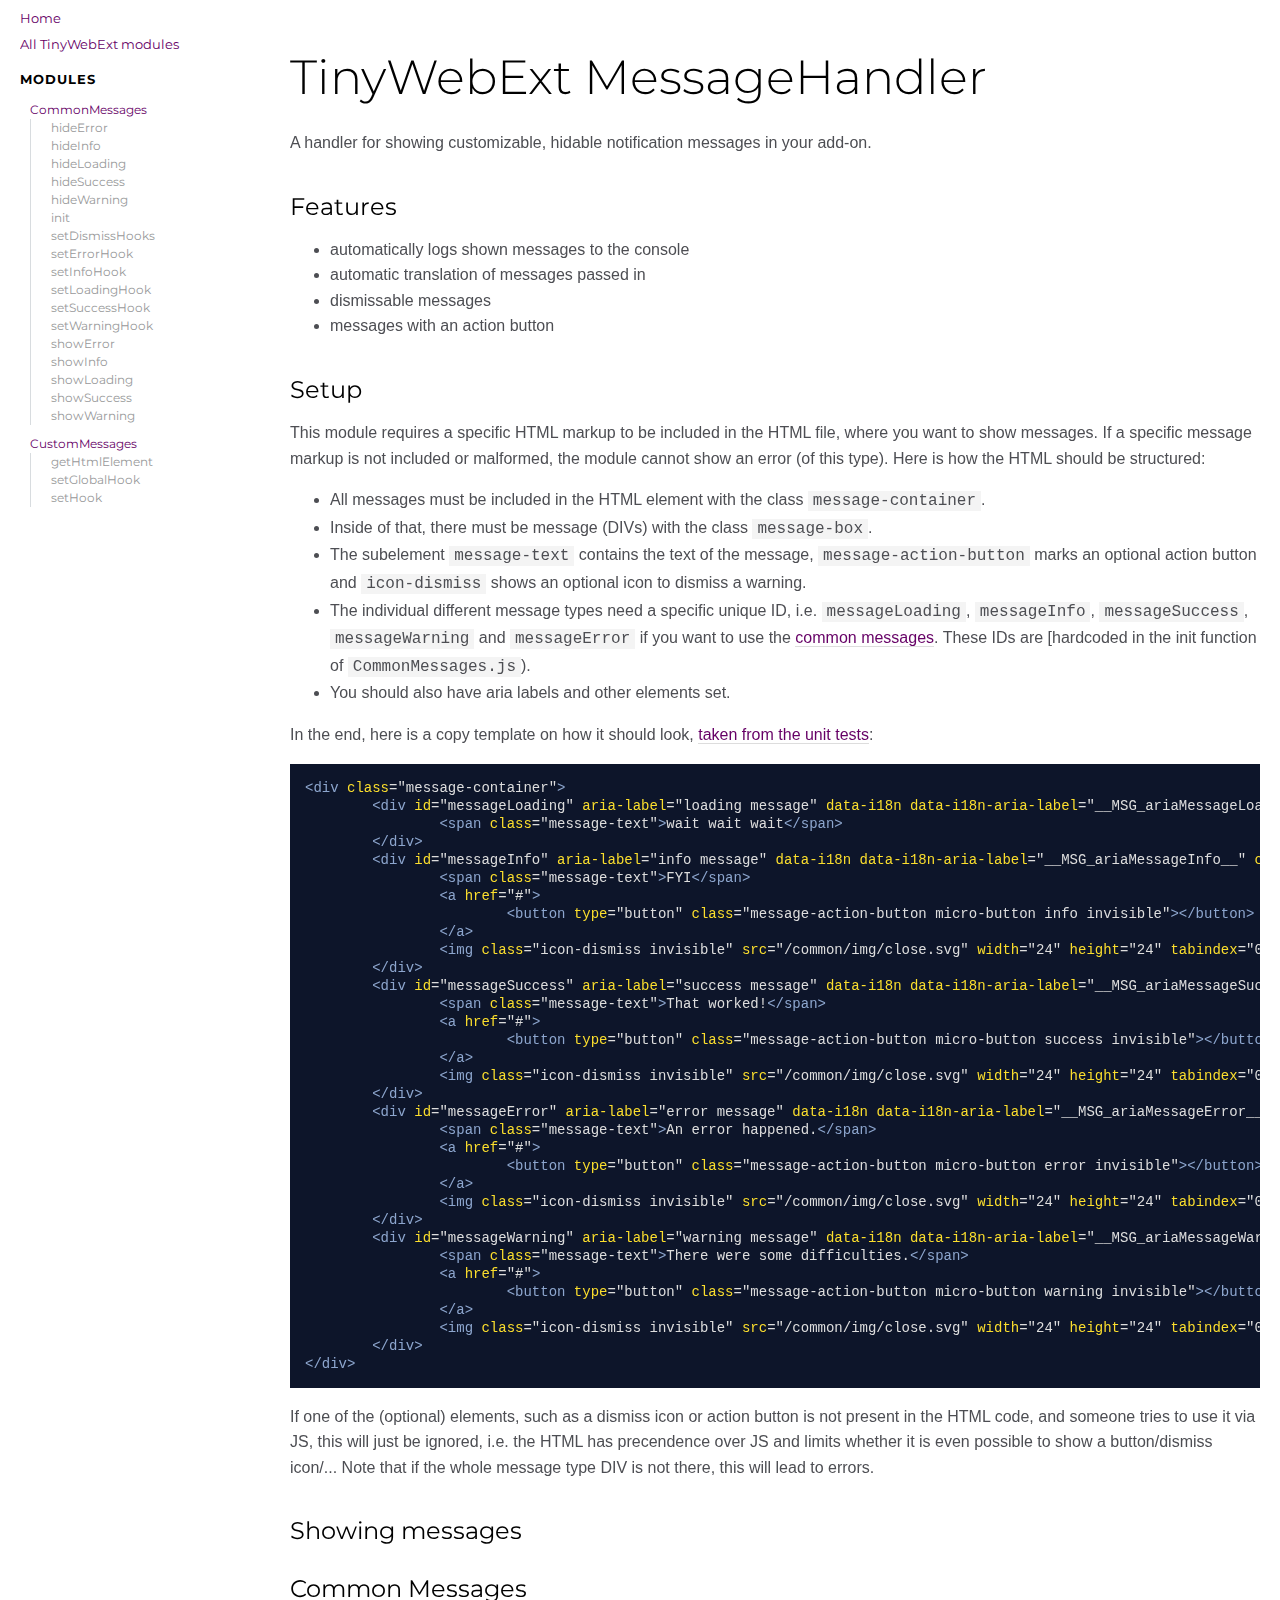
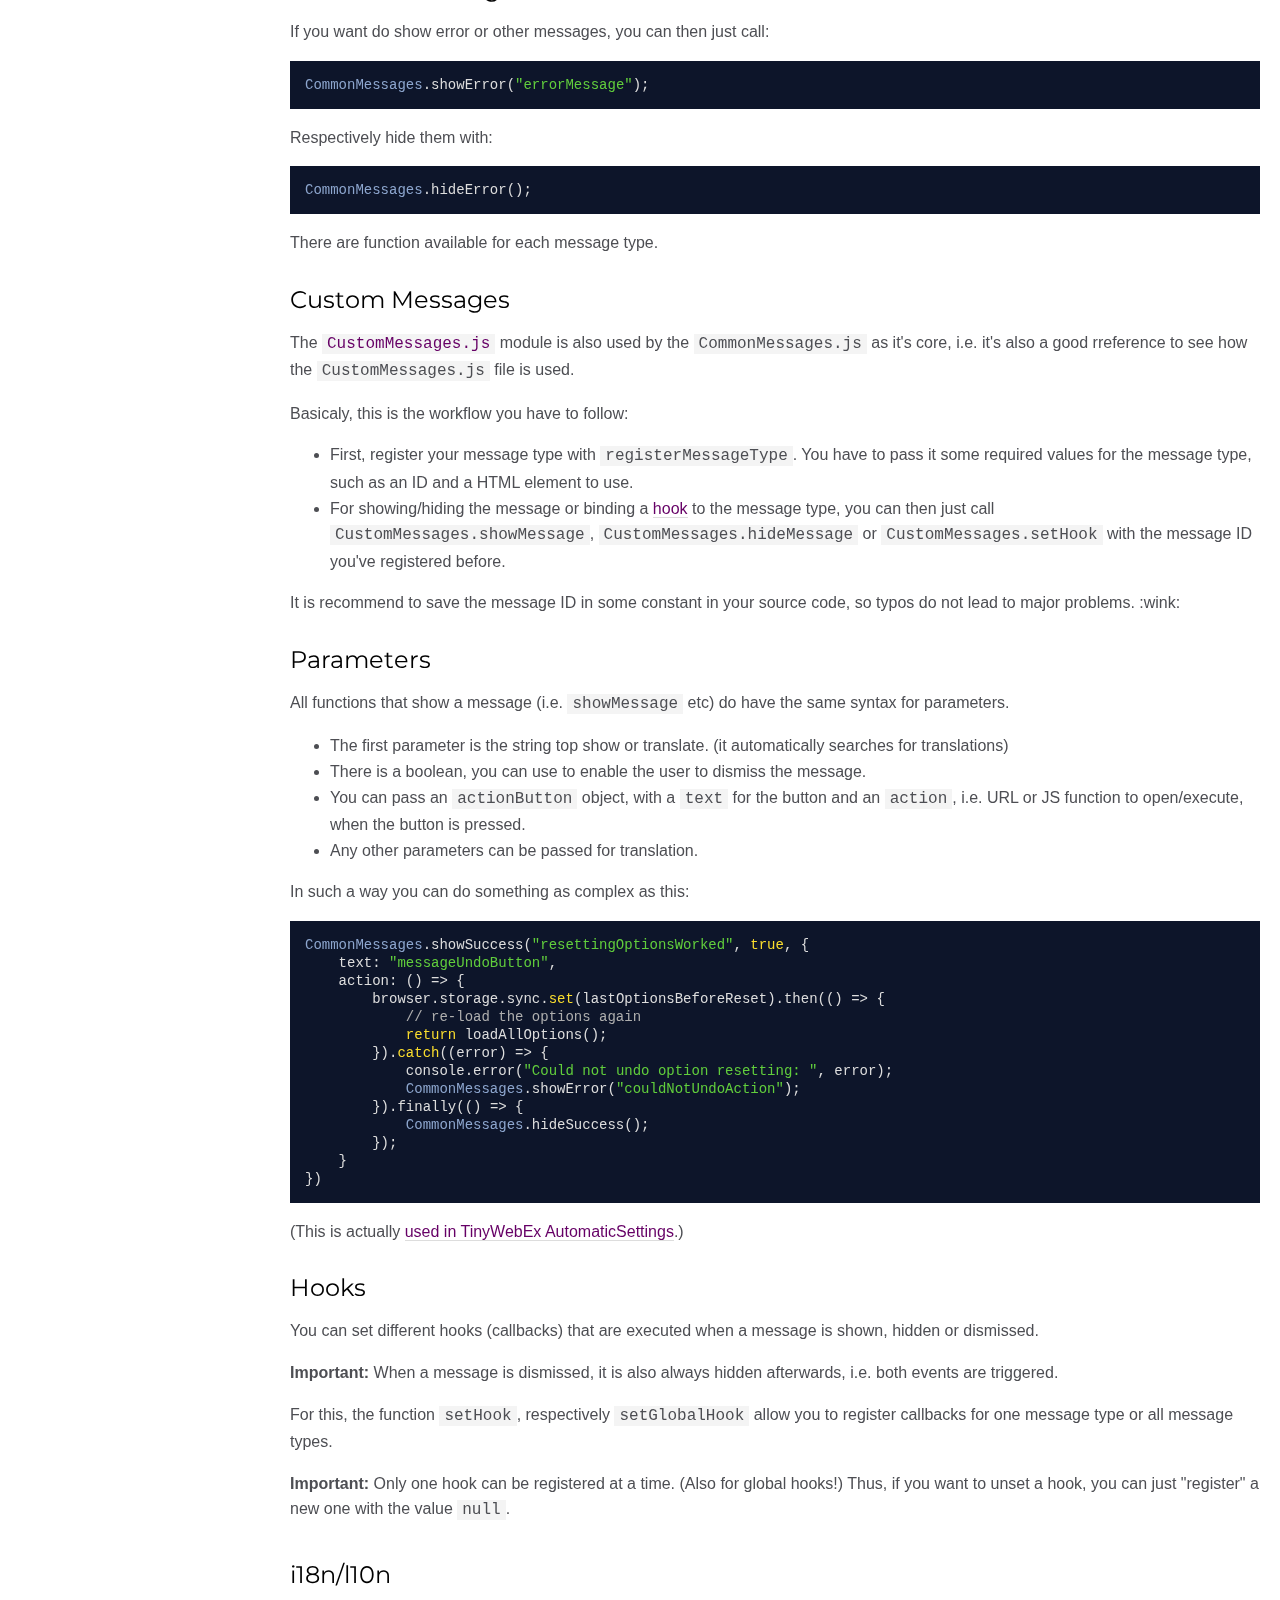
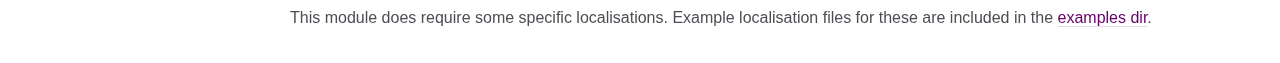
<file: common/modules/MessageHandler/docs/index.html>
<!DOCTYPE html>
<html lang="en">
<head>
    
    <meta charset="utf-8">
    <title>Home - Documentation</title>
    
    
    <script src="scripts/prettify/prettify.js"></script>
    <script src="scripts/prettify/lang-css.js"></script>
    <!--[if lt IE 9]>
      <script src="//html5shiv.googlecode.com/svn/trunk/html5.js"></script>
    <![endif]-->
    <link type="text/css" rel="stylesheet" href="styles/prettify.css">
    <link type="text/css" rel="stylesheet" href="styles/jsdoc.css">
    <script src="scripts/nav.js" defer></script>
    <meta name="viewport" content="width=device-width, initial-scale=1.0">
</head>
<body>

<input type="checkbox" id="nav-trigger" class="nav-trigger" />
<label for="nav-trigger" class="navicon-button x">
  <div class="navicon"></div>
</label>

<label for="nav-trigger" class="overlay"></label>

<nav >
    
    <h2><a href="index.html">Home</a></h2><h2><a href="https://github.com/TinyWebEx/" >All TinyWebExt modules</a></h2><h3>Modules</h3><ul><li><a href="module-CommonMessages.html">CommonMessages</a><ul class='methods'><li data-type='method'><a href="module-CommonMessages.html#.hideError">hideError</a></li><li data-type='method'><a href="module-CommonMessages.html#.hideInfo">hideInfo</a></li><li data-type='method'><a href="module-CommonMessages.html#.hideLoading">hideLoading</a></li><li data-type='method'><a href="module-CommonMessages.html#.hideSuccess">hideSuccess</a></li><li data-type='method'><a href="module-CommonMessages.html#.hideWarning">hideWarning</a></li><li data-type='method'><a href="module-CommonMessages.html#.init">init</a></li><li data-type='method'><a href="module-CommonMessages.html#.setDismissHooks">setDismissHooks</a></li><li data-type='method'><a href="module-CommonMessages.html#.setErrorHook">setErrorHook</a></li><li data-type='method'><a href="module-CommonMessages.html#.setInfoHook">setInfoHook</a></li><li data-type='method'><a href="module-CommonMessages.html#.setLoadingHook">setLoadingHook</a></li><li data-type='method'><a href="module-CommonMessages.html#.setSuccessHook">setSuccessHook</a></li><li data-type='method'><a href="module-CommonMessages.html#.setWarningHook">setWarningHook</a></li><li data-type='method'><a href="module-CommonMessages.html#.showError">showError</a></li><li data-type='method'><a href="module-CommonMessages.html#.showInfo">showInfo</a></li><li data-type='method'><a href="module-CommonMessages.html#.showLoading">showLoading</a></li><li data-type='method'><a href="module-CommonMessages.html#.showSuccess">showSuccess</a></li><li data-type='method'><a href="module-CommonMessages.html#.showWarning">showWarning</a></li></ul></li><li><a href="module-CustomMessages.html">CustomMessages</a><ul class='methods'><li data-type='method'><a href="module-CustomMessages.html#.getHtmlElement">getHtmlElement</a></li><li data-type='method'><a href="module-CustomMessages.html#.setGlobalHook">setGlobalHook</a></li><li data-type='method'><a href="module-CustomMessages.html#.setHook">setHook</a></li></ul></li></ul>
</nav>

<div id="main">
    

    



    



    <section class="readme">
        <article><h1 id="tinywebext-messagehandler">TinyWebExt MessageHandler</h1>
<p>A handler for showing customizable, hidable notification messages in your add-on.</p>
<h2 id="features">Features</h2>
<ul>
<li>automatically logs shown messages to the console</li>
<li>automatic translation of messages passed in</li>
<li>dismissable messages</li>
<li>messages with an action button</li>
</ul>
<h2 id="setup">Setup</h2>
<p>This module requires a specific HTML markup to be included in the HTML file, where you want to show messages. If a specific message markup is not included or malformed, the module cannot show an error (of this type). Here is how the HTML should be structured:</p>
<ul>
<li>All messages must be included in the HTML element with the class <code>message-container</code>.</li>
<li>Inside of that, there must be message (DIVs) with the class <code>message-box</code>.</li>
<li>The subelement <code>message-text</code> contains the text of the message, <code>message-action-button</code> marks an optional action button and <code>icon-dismiss</code> shows an optional icon to dismiss a warning.</li>
<li>The individual different message types need a specific unique ID, i.e. <code>messageLoading</code>, <code>messageInfo</code>, <code>messageSuccess</code>, <code>messageWarning</code> and <code>messageError</code> if you want to use the <a href="#common-messages">common messages</a>. These IDs are [hardcoded in the init function of <code>CommonMessages.js</code>).</li>
<li>You should also have aria labels and other elements set.</li>
</ul>
<p>In the end, here is a copy template on how it should look, <a href="./tests/messageHandler/baseCode.html">taken from the unit tests</a>:</p>
<pre class="prettyprint source lang-html"><code>&lt;div class=&quot;message-container&quot;>
	&lt;div id=&quot;messageLoading&quot; aria-label=&quot;loading message&quot; data-i18n data-i18n-aria-label=&quot;__MSG_ariaMessageLoading__&quot; class=&quot;message-box info invisible fade-hide&quot;>
		&lt;span class=&quot;message-text&quot;>wait wait wait&lt;/span>
	&lt;/div>
	&lt;div id=&quot;messageInfo&quot; aria-label=&quot;info message&quot; data-i18n data-i18n-aria-label=&quot;__MSG_ariaMessageInfo__&quot; class=&quot;message-box info invisible fade-hide&quot;>
		&lt;span class=&quot;message-text&quot;>FYI&lt;/span>
		&lt;a href=&quot;#&quot;>
			&lt;button type=&quot;button&quot; class=&quot;message-action-button micro-button info invisible&quot;>&lt;/button>
		&lt;/a>
		&lt;img class=&quot;icon-dismiss invisible&quot; src=&quot;/common/img/close.svg&quot; width=&quot;24&quot; height=&quot;24&quot; tabindex=&quot;0&quot; data-i18n data-i18n-aria-label=&quot;__MSG_dismissIconDescription__&quot;>&lt;/span>
	&lt;/div>
	&lt;div id=&quot;messageSuccess&quot; aria-label=&quot;success message&quot; data-i18n data-i18n-aria-label=&quot;__MSG_ariaMessageSuccess__&quot; class=&quot;message-box success invisible fade-hide&quot;>
		&lt;span class=&quot;message-text&quot;>That worked!&lt;/span>
		&lt;a href=&quot;#&quot;>
			&lt;button type=&quot;button&quot; class=&quot;message-action-button micro-button success invisible&quot;>&lt;/button>
		&lt;/a>
		&lt;img class=&quot;icon-dismiss invisible&quot; src=&quot;/common/img/close.svg&quot; width=&quot;24&quot; height=&quot;24&quot; tabindex=&quot;0&quot; data-i18n data-i18n-aria-label=&quot;__MSG_dismissIconDescription__&quot;>&lt;/span>
	&lt;/div>
	&lt;div id=&quot;messageError&quot; aria-label=&quot;error message&quot; data-i18n data-i18n-aria-label=&quot;__MSG_ariaMessageError__&quot; class=&quot;message-box error invisible fade-hide&quot;>
		&lt;span class=&quot;message-text&quot;>An error happened.&lt;/span>
		&lt;a href=&quot;#&quot;>
			&lt;button type=&quot;button&quot; class=&quot;message-action-button micro-button error invisible&quot;>&lt;/button>
		&lt;/a>
		&lt;img class=&quot;icon-dismiss invisible&quot; src=&quot;/common/img/close.svg&quot; width=&quot;24&quot; height=&quot;24&quot; tabindex=&quot;0&quot; data-i18n data-i18n-aria-label=&quot;__MSG_dismissIconDescription__&quot;>&lt;/span>
	&lt;/div>
	&lt;div id=&quot;messageWarning&quot; aria-label=&quot;warning message&quot; data-i18n data-i18n-aria-label=&quot;__MSG_ariaMessageWarning__&quot; class=&quot;message-box warning invisible fade-hide&quot;>
		&lt;span class=&quot;message-text&quot;>There were some difficulties.&lt;/span>
		&lt;a href=&quot;#&quot;>
			&lt;button type=&quot;button&quot; class=&quot;message-action-button micro-button warning invisible&quot;>&lt;/button>
		&lt;/a>
		&lt;img class=&quot;icon-dismiss invisible&quot; src=&quot;/common/img/close.svg&quot; width=&quot;24&quot; height=&quot;24&quot; tabindex=&quot;0&quot; data-i18n data-i18n-aria-label=&quot;__MSG_dismissIconDescription__&quot;>&lt;/span>
	&lt;/div>
&lt;/div>
</code></pre>
<p>If one of the (optional) elements, such as a dismiss icon or action button is not present in the HTML code, and someone tries to use it via JS, this will just be ignored, i.e. the HTML has precendence over JS and limits whether it is even possible to show a button/dismiss icon/...
Note that if the whole message type DIV is not there, this will lead to errors.</p>
<h2 id="showing-messages">Showing messages</h2>
<h3 id="common-messages">Common Messages</h3>
<p>If you want do show error or other messages, you can then just call:</p>
<pre class="prettyprint source lang-js"><code>CommonMessages.showError(&quot;errorMessage&quot;);
</code></pre>
<p>Respectively hide them with:</p>
<pre class="prettyprint source lang-js"><code>CommonMessages.hideError();
</code></pre>
<p>There are function available for each message type.</p>
<h3 id="custom-messages">Custom Messages</h3>
<p>The <a href="CustomMessages.js"><code>CustomMessages.js</code></a> module is also used by the <code>CommonMessages.js</code> as it's core, i.e. it's also a good rreference to see how the <code>CustomMessages.js</code> file is used.</p>
<p>Basicaly, this is the workflow you have to follow:</p>
<ul>
<li>First, register your message type with <code>registerMessageType</code>. You have to pass it some required values for the message type, such as an ID and a HTML element to use.</li>
<li>For showing/hiding the message or binding a <a href="#hooks">hook</a> to the message type, you can then just call <code>CustomMessages.showMessage</code>, <code>CustomMessages.hideMessage</code> or <code>CustomMessages.setHook</code> with the message ID you've registered before.</li>
</ul>
<p>It is recommend to save the message ID in some constant in your source code, so typos do not lead to major problems. :wink:</p>
<h3 id="parameters">Parameters</h3>
<p>All functions that show a message (i.e. <code>showMessage</code> etc) do have the same syntax for parameters.</p>
<ul>
<li>The first parameter is the string top show or translate. (it automatically searches for translations)</li>
<li>There is a boolean, you can use to enable the user to dismiss the message.</li>
<li>You can pass an <code>actionButton</code> object, with a <code>text</code> for the button and an <code>action</code>, i.e. URL or JS function to open/execute, when the button is pressed.</li>
<li>Any other parameters can be passed for translation.</li>
</ul>
<p>In such a way you can do something as complex as this:</p>
<pre class="prettyprint source lang-js"><code>CommonMessages.showSuccess(&quot;resettingOptionsWorked&quot;, true, {
    text: &quot;messageUndoButton&quot;,
    action: () => {
        browser.storage.sync.set(lastOptionsBeforeReset).then(() => {
            // re-load the options again
            return loadAllOptions();
        }).catch((error) => {
            console.error(&quot;Could not undo option resetting: &quot;, error);
            CommonMessages.showError(&quot;couldNotUndoAction&quot;);
        }).finally(() => {
            CommonMessages.hideSuccess();
        });
    }
})
</code></pre>
<p>(This is actually <a href="https://github.com/TinyWebEx/AutomaticSettings">used in TinyWebEx AutomaticSettings</a>.)</p>
<h3 id="hooks">Hooks</h3>
<p>You can set different hooks (callbacks) that are executed when a message is shown, hidden or dismissed.</p>
<p><strong>Important:</strong> When a message is dismissed, it is also always hidden afterwards, i.e. both events are triggered.</p>
<p>For this, the function <code>setHook</code>, respectively <code>setGlobalHook</code> allow you to register callbacks for one message type or all message types.</p>
<p><strong>Important:</strong> Only one hook can be registered at a time. (Also for global hooks!) Thus, if you want to unset a hook, you can just &quot;register&quot; a new one with the value <code>null</code>.</p>
<h2 id="i18n%2Fl10n">i18n/l10n</h2>
<p>This module does require some specific localisations. Example localisation files for these are included in the <a href="%60examples/_locales%60">examples dir</a>.</p></article>
    </section>






    
    
</div>

<br class="clear">

<footer>
    Documentation generated by <a href="https://github.com/jsdoc3/jsdoc">JSDoc 3.6.2</a> on Sun Jun 30 2019 23:08:03 GMT+0200 (GMT+02:00) using the <a href="https://github.com/clenemt/docdash">docdash</a> theme.
</footer>

<script>prettyPrint();</script>
<script src="scripts/polyfill.js"></script>
<script src="scripts/linenumber.js"></script>



</body>
</html>
</file>
<file: common/modules/AddonSettings/docs/styles/prettify.css>
.pln {
  color: #ddd;
}

/* string content */
.str {
  color: #61ce3c;
}

/* a keyword */
.kwd {
  color: #fbde2d;
}

/* a comment */
.com {
  color: #aeaeae;
}

/* a type name */
.typ {
  color: #8da6ce;
}

/* a literal value */
.lit {
  color: #fbde2d;
}

/* punctuation */
.pun {
  color: #ddd;
}

/* lisp open bracket */
.opn {
  color: #000000;
}

/* lisp close bracket */
.clo {
  color: #000000;
}

/* a markup tag name */
.tag {
  color: #8da6ce;
}

/* a markup attribute name */
.atn {
  color: #fbde2d;
}

/* a markup attribute value */
.atv {
  color: #ddd;
}

/* a declaration */
.dec {
  color: #EF5050;
}

/* a variable name */
.var {
  color: #c82829;
}

/* a function name */
.fun {
  color: #4271ae;
}

/* Specify class=linenums on a pre to get line numbering */
ol.linenums {
  margin-top: 0;
  margin-bottom: 0;
}
</file>
<file: common/modules/AddonSettings/docs/styles/jsdoc.css>
@import url(https://fonts.googleapis.com/css?family=Montserrat:400,700);

* {
  box-sizing: border-box
}

html, body {
  height: 100%;
  width: 100%;
}

body {
  color: #4d4e53;
  background-color: white;
  margin: 0 auto;
  padding: 0 20px;
  font-family: 'Helvetica Neue', Helvetica, sans-serif;
  font-size: 16px;
}

img {
  max-width: 100%;
}

a,
a:active {
  color: #606;
  text-decoration: none;
}

a:hover {
  text-decoration: none;
}

article a {
  border-bottom: 1px solid #ddd;
}

article a:hover, article a:active {
  border-bottom-color: #222;
}

article .description a {
    word-break: break-word;
}

p, ul, ol, blockquote {
  margin-bottom: 1em;
  line-height: 160%;
}

h1, h2, h3, h4, h5, h6 {
  font-family: 'Montserrat', sans-serif;
}

h1, h2, h3, h4, h5, h6 {
  color: #000;
  font-weight: 400;
  margin: 0;
}

h1 {
  font-weight: 300;
  font-size: 48px;
  margin: 1em 0 .5em;
}

h1.page-title {
  font-size: 48px;
  margin: 1em 30px;
  line-height: 100%;
  word-wrap: break-word;
}

h2 {
  font-size: 24px;
  margin: 1.5em 0 .3em;
}

h3 {
  font-size: 24px;
  margin: 1.2em 0 .3em;
}

h4 {
  font-size: 18px;
  margin: 1em 0 .2em;
  color: #4d4e53;
}

h4.name {
  color: #fff;
  background: #6d426d;
  box-shadow: 0 .25em .5em #d3d3d3;
  border-top: 1px solid #d3d3d3;
  border-bottom: 1px solid #d3d3d3;
  margin: 1.5em 0 0.5em;
  padding: .75em 0 .75em 10px;
}

h4.name a {
  color: #fc83ff;
}

h4.name a:hover {
  border-bottom-color: #fc83ff;
}

h5, .container-overview .subsection-title {
  font-size: 120%;
  letter-spacing: -0.01em;
  margin: 8px 0 3px 0;
}

h6 {
  font-size: 100%;
  letter-spacing: -0.01em;
  margin: 6px 0 3px 0;
  font-style: italic;
}

tt, code, kbd, samp {
  font-family: Consolas, Monaco, 'Andale Mono', monospace;
  background: #f4f4f4;
  padding: 1px 5px;
}

.class-description {
  font-size: 130%;
  line-height: 140%;
  margin-bottom: 1em;
  margin-top: 1em;
}

.class-description:empty {
  margin: 0
}

#main {
  float: right;
  min-width: 360px;
  width: calc(100% - 240px);
}

header {
  display: block
}

section {
  display: block;
  background-color: #fff;
  padding: 0 0 0 30px;
}

.variation {
  display: none
}

.signature-attributes {
  font-size: 60%;
  color: #eee;
  font-style: italic;
  font-weight: lighter;
}

nav {
  float: left;
  display: block;
  width: 250px;
  background: #fff;
  overflow: auto;
  position: fixed;
  height: 100%;
}

nav #nav-search{
    width: 210px;
    height: 30px;
    padding: 5px 10px;
    font-size: 12px;
    line-height: 1.5;
    border-radius: 3px;
    margin-right: 20px;
    margin-top: 20px;
}

nav.wrap a{
    word-wrap: break-word;
}

nav h3 {
  margin-top: 12px;
  font-size: 13px;
  text-transform: uppercase;
  letter-spacing: 1px;
  font-weight: 700;
  line-height: 24px;
  margin: 15px 0 10px;
  padding: 0;
  color: #000;
}

nav ul {
  font-family: 'Lucida Grande', 'Lucida Sans Unicode', arial, sans-serif;
  font-size: 100%;
  line-height: 17px;
  padding: 0;
  margin: 0;
  list-style-type: none;
}

nav ul a,
nav ul a:active {
  font-family: 'Montserrat', sans-serif;
  line-height: 18px;
  padding: 0;
  display: block;
  font-size: 12px;
}

nav a:hover,
nav a:active {
  color: #606;
}

nav > ul {
  padding: 0 10px;
}

nav > ul > li > a {
  color: #606;
  margin-top: 10px;
}

nav ul ul a {
  color: hsl(207, 1%, 60%);
  border-left: 1px solid hsl(207, 10%, 86%);
}

nav ul ul a,
nav ul ul a:active {
  padding-left: 20px
}

nav h2 {
   font-size: 13px;
   margin: 10px 0 0 0;
   padding: 0;
}

nav > h2 > a {
   margin: 10px 0 -10px;
   color: #606 !important;
}

footer {
  color: hsl(0, 0%, 28%);
  margin-left: 250px;
  display: block;
  padding: 15px;
  font-style: italic;
  font-size: 90%;
}

.ancestors {
  color: #999
}

.ancestors a {
   color: #999 !important;
}

.clear {
  clear: both
}

.important {
  font-weight: bold;
  color: #950B02;
}

.yes-def {
  text-indent: -1000px
}

.type-signature {
  color: #CA79CA
}

.type-signature:last-child {
  color: #eee;
}

.name, .signature {
  font-family: Consolas, Monaco, 'Andale Mono', monospace
}

.signature {
    color: #fc83ff;
}

.details {
  margin-top: 6px;
  border-left: 2px solid #DDD;
  line-height: 20px;
  font-size: 14px;
}

.details dt {
   width: auto;
   float: left;
   padding-left: 10px;
}

.details dd {
   margin-left: 70px;
   margin-top: 6px;
   margin-bottom: 6px;
}

.details ul {
   margin: 0
}

.details ul {
   list-style-type: none
}

.details pre.prettyprint {
   margin: 0
}

.details .object-value {
   padding-top: 0
}

.description {
  margin-bottom: 1em;
  margin-top: 1em;
}

.code-caption {
  font-style: italic;
  font-size: 107%;
  margin: 0;
}

.prettyprint {
  font-size: 14px;
  overflow: auto;
}

.prettyprint.source {
  width: inherit;
  line-height: 18px;
  display: block;
  background-color: #0d152a;
  color: #aeaeae;
}

.prettyprint code {
  line-height: 18px;
  display: block;
  background-color: #0d152a;
  color: #4D4E53;
}

.prettyprint > code {
  padding: 15px;
}

.prettyprint .linenums code {
  padding: 0 15px
}

.prettyprint .linenums li:first-of-type code {
  padding-top: 15px
}

.prettyprint code span.line {
  display: inline-block
}

.prettyprint.linenums {
  padding-left: 70px;
  -webkit-user-select: none;
  -moz-user-select: none;
  -ms-user-select: none;
  user-select: none;
}

.prettyprint.linenums ol {
   padding-left: 0
}

.prettyprint.linenums li {
   border-left: 3px #34446B solid;
}

.prettyprint.linenums li.selected, .prettyprint.linenums li.selected * {
   background-color: #34446B;
}

.prettyprint.linenums li * {
   -webkit-user-select: text;
   -moz-user-select: text;
   -ms-user-select: text;
   user-select: text;
}

table {
  border-spacing: 0;
  border: 1px solid #ddd;
  border-collapse: collapse;
  border-radius: 3px;
  box-shadow: 0 1px 3px rgba(0,0,0,0.1);
  width: 100%;
  font-size: 14px;
  margin: 1em 0;
}

td, th {
   margin: 0px;
   text-align: left;
   vertical-align: top;
   padding: 10px;
   display: table-cell;
}

thead tr, thead tr {
   background-color: #fff;
   font-weight: bold;
   border-bottom: 1px solid #ddd;
}

.params .type {
  white-space: nowrap;
}

.params code {
  white-space: pre;
}

.params td, .params .name, .props .name, .name code {
   color: #4D4E53;
   font-family: Consolas, Monaco, 'Andale Mono', monospace;
   font-size: 100%;
}

.params td {
   border-top: 1px solid #eee
}

.params td.description > p:first-child, .props td.description > p:first-child {
   margin-top: 0;
   padding-top: 0;
}

.params td.description > p:last-child, .props td.description > p:last-child {
   margin-bottom: 0;
   padding-bottom: 0;
}

span.param-type, .params td .param-type, .param-type dd {
   color: #606;
  font-family: Consolas, Monaco, 'Andale Mono', monospace
}

.param-type dt, .param-type dd {
  display: inline-block
}

.param-type {
  margin: 14px 0;
}

.disabled {
  color: #454545
}

/* navicon button */
.navicon-button {
  display: none;
  position: relative;
  padding: 2.0625rem 1.5rem;
  transition: 0.25s;
  cursor: pointer;
  -webkit-user-select: none;
     -moz-user-select: none;
      -ms-user-select: none;
          user-select: none;
  opacity: .8;
}
.navicon-button .navicon:before, .navicon-button .navicon:after {
  transition: 0.25s;
}
.navicon-button:hover {
  transition: 0.5s;
  opacity: 1;
}
.navicon-button:hover .navicon:before, .navicon-button:hover .navicon:after {
  transition: 0.25s;
}
.navicon-button:hover .navicon:before {
  top: .825rem;
}
.navicon-button:hover .navicon:after {
  top: -.825rem;
}

/* navicon */
.navicon {
  position: relative;
  width: 2.5em;
  height: .3125rem;
  background: #000;
  transition: 0.3s;
  border-radius: 2.5rem;
}
.navicon:before, .navicon:after {
  display: block;
  content: "";
  height: .3125rem;
  width: 2.5rem;
  background: #000;
  position: absolute;
  z-index: -1;
  transition: 0.3s 0.25s;
  border-radius: 1rem;
}
.navicon:before {
  top: .625rem;
}
.navicon:after {
  top: -.625rem;
}

/* open */
.nav-trigger:checked + label:not(.steps) .navicon:before,
.nav-trigger:checked + label:not(.steps) .navicon:after {
  top: 0 !important;
}

.nav-trigger:checked + label .navicon:before,
.nav-trigger:checked + label .navicon:after {
  transition: 0.5s;
}

/* Minus */
.nav-trigger:checked + label {
  -webkit-transform: scale(0.75);
          transform: scale(0.75);
}

/* × and + */
.nav-trigger:checked + label.plus .navicon,
.nav-trigger:checked + label.x .navicon {
  background: transparent;
}

.nav-trigger:checked + label.plus .navicon:before,
.nav-trigger:checked + label.x .navicon:before {
  -webkit-transform: rotate(-45deg);
          transform: rotate(-45deg);
  background: #FFF;
}

.nav-trigger:checked + label.plus .navicon:after,
.nav-trigger:checked + label.x .navicon:after {
  -webkit-transform: rotate(45deg);
          transform: rotate(45deg);
  background: #FFF;
}

.nav-trigger:checked + label.plus {
  -webkit-transform: scale(0.75) rotate(45deg);
          transform: scale(0.75) rotate(45deg);
}

.nav-trigger:checked ~ nav {
  left: 0 !important;
}

.nav-trigger:checked ~ .overlay {
  display: block;
}

.nav-trigger {
  position: fixed;
  top: 0;
  clip: rect(0, 0, 0, 0);
}

.overlay {
  display: none;
  position: fixed;
  top: 0;
  bottom: 0;
  left: 0;
  right: 0;
  width: 100%;
  height: 100%;
  background: hsla(0, 0%, 0%, 0.5);
  z-index: 1;
}

/* nav level */
.level-hide {
    display: none;
}
html[data-search-mode] .level-hide {
    display: block;
}


@media only screen and (min-width: 320px) and (max-width: 680px) {
  body {
    overflow-x: hidden;
  }

  nav {
    background: #FFF;
    width: 250px;
    height: 100%;
    position: fixed;
    top: 0;
    right: 0;
    bottom: 0;
    left: -250px;
    z-index: 3;
    padding: 0 10px;
    transition: left 0.2s;
  }

  .navicon-button {
    display: inline-block;
    position: fixed;
    top: 1.5em;
    right: 0;
    z-index: 2;
  }

  #main {
    width: 100%;
    min-width: 360px;
  }

  #main h1.page-title {
    margin: 1em 0;
  }

  #main section {
    padding: 0;
  }

  footer {
    margin-left: 0;
  }
}

/** Add a '#' to static members */
[data-type="member"] a::before {
  content: '#';
  display: inline-block;
  margin-left: -14px;
  margin-right: 5px;
}

#disqus_thread{
    margin-left: 30px;
}
</file>
<file: common/modules/AutomaticSettings/docs/styles/prettify.css>
.pln {
  color: #ddd;
}

/* string content */
.str {
  color: #61ce3c;
}

/* a keyword */
.kwd {
  color: #fbde2d;
}

/* a comment */
.com {
  color: #aeaeae;
}

/* a type name */
.typ {
  color: #8da6ce;
}

/* a literal value */
.lit {
  color: #fbde2d;
}

/* punctuation */
.pun {
  color: #ddd;
}

/* lisp open bracket */
.opn {
  color: #000000;
}

/* lisp close bracket */
.clo {
  color: #000000;
}

/* a markup tag name */
.tag {
  color: #8da6ce;
}

/* a markup attribute name */
.atn {
  color: #fbde2d;
}

/* a markup attribute value */
.atv {
  color: #ddd;
}

/* a declaration */
.dec {
  color: #EF5050;
}

/* a variable name */
.var {
  color: #c82829;
}

/* a function name */
.fun {
  color: #4271ae;
}

/* Specify class=linenums on a pre to get line numbering */
ol.linenums {
  margin-top: 0;
  margin-bottom: 0;
}
</file>
<file: common/modules/AutomaticSettings/docs/styles/jsdoc.css>
@import url(https://fonts.googleapis.com/css?family=Montserrat:400,700);

* {
  box-sizing: border-box
}

html, body {
  height: 100%;
  width: 100%;
}

body {
  color: #4d4e53;
  background-color: white;
  margin: 0 auto;
  padding: 0 20px;
  font-family: 'Helvetica Neue', Helvetica, sans-serif;
  font-size: 16px;
}

img {
  max-width: 100%;
}

a,
a:active {
  color: #606;
  text-decoration: none;
}

a:hover {
  text-decoration: none;
}

article a {
  border-bottom: 1px solid #ddd;
}

article a:hover, article a:active {
  border-bottom-color: #222;
}

article .description a {
    word-break: break-word;
}

p, ul, ol, blockquote {
  margin-bottom: 1em;
  line-height: 160%;
}

h1, h2, h3, h4, h5, h6 {
  font-family: 'Montserrat', sans-serif;
}

h1, h2, h3, h4, h5, h6 {
  color: #000;
  font-weight: 400;
  margin: 0;
}

h1 {
  font-weight: 300;
  font-size: 48px;
  margin: 1em 0 .5em;
}

h1.page-title {
  font-size: 48px;
  margin: 1em 30px;
  line-height: 100%;
  word-wrap: break-word;
}

h2 {
  font-size: 24px;
  margin: 1.5em 0 .3em;
}

h3 {
  font-size: 24px;
  margin: 1.2em 0 .3em;
}

h4 {
  font-size: 18px;
  margin: 1em 0 .2em;
  color: #4d4e53;
}

h4.name {
  color: #fff;
  background: #6d426d;
  box-shadow: 0 .25em .5em #d3d3d3;
  border-top: 1px solid #d3d3d3;
  border-bottom: 1px solid #d3d3d3;
  margin: 1.5em 0 0.5em;
  padding: .75em 0 .75em 10px;
}

h4.name a {
  color: #fc83ff;
}

h4.name a:hover {
  border-bottom-color: #fc83ff;
}

h5, .container-overview .subsection-title {
  font-size: 120%;
  letter-spacing: -0.01em;
  margin: 8px 0 3px 0;
}

h6 {
  font-size: 100%;
  letter-spacing: -0.01em;
  margin: 6px 0 3px 0;
  font-style: italic;
}

tt, code, kbd, samp {
  font-family: Consolas, Monaco, 'Andale Mono', monospace;
  background: #f4f4f4;
  padding: 1px 5px;
}

.class-description {
  font-size: 130%;
  line-height: 140%;
  margin-bottom: 1em;
  margin-top: 1em;
}

.class-description:empty {
  margin: 0
}

#main {
  float: right;
  min-width: 360px;
  width: calc(100% - 240px);
}

header {
  display: block
}

section {
  display: block;
  background-color: #fff;
  padding: 0 0 0 30px;
}

.variation {
  display: none
}

.signature-attributes {
  font-size: 60%;
  color: #eee;
  font-style: italic;
  font-weight: lighter;
}

nav {
  float: left;
  display: block;
  width: 250px;
  background: #fff;
  overflow: auto;
  position: fixed;
  height: 100%;
}

nav #nav-search{
    width: 210px;
    height: 30px;
    padding: 5px 10px;
    font-size: 12px;
    line-height: 1.5;
    border-radius: 3px;
    margin-right: 20px;
    margin-top: 20px;
}

nav.wrap a{
    word-wrap: break-word;
}

nav h3 {
  margin-top: 12px;
  font-size: 13px;
  text-transform: uppercase;
  letter-spacing: 1px;
  font-weight: 700;
  line-height: 24px;
  margin: 15px 0 10px;
  padding: 0;
  color: #000;
}

nav ul {
  font-family: 'Lucida Grande', 'Lucida Sans Unicode', arial, sans-serif;
  font-size: 100%;
  line-height: 17px;
  padding: 0;
  margin: 0;
  list-style-type: none;
}

nav ul a,
nav ul a:active {
  font-family: 'Montserrat', sans-serif;
  line-height: 18px;
  padding: 0;
  display: block;
  font-size: 12px;
}

nav a:hover,
nav a:active {
  color: #606;
}

nav > ul {
  padding: 0 10px;
}

nav > ul > li > a {
  color: #606;
  margin-top: 10px;
}

nav ul ul a {
  color: hsl(207, 1%, 60%);
  border-left: 1px solid hsl(207, 10%, 86%);
}

nav ul ul a,
nav ul ul a:active {
  padding-left: 20px
}

nav h2 {
   font-size: 13px;
   margin: 10px 0 0 0;
   padding: 0;
}

nav > h2 > a {
   margin: 10px 0 -10px;
   color: #606 !important;
}

footer {
  color: hsl(0, 0%, 28%);
  margin-left: 250px;
  display: block;
  padding: 15px;
  font-style: italic;
  font-size: 90%;
}

.ancestors {
  color: #999
}

.ancestors a {
   color: #999 !important;
}

.clear {
  clear: both
}

.important {
  font-weight: bold;
  color: #950B02;
}

.yes-def {
  text-indent: -1000px
}

.type-signature {
  color: #CA79CA
}

.type-signature:last-child {
  color: #eee;
}

.name, .signature {
  font-family: Consolas, Monaco, 'Andale Mono', monospace
}

.signature {
    color: #fc83ff;
}

.details {
  margin-top: 6px;
  border-left: 2px solid #DDD;
  line-height: 20px;
  font-size: 14px;
}

.details dt {
   width: auto;
   float: left;
   padding-left: 10px;
}

.details dd {
   margin-left: 70px;
   margin-top: 6px;
   margin-bottom: 6px;
}

.details ul {
   margin: 0
}

.details ul {
   list-style-type: none
}

.details pre.prettyprint {
   margin: 0
}

.details .object-value {
   padding-top: 0
}

.description {
  margin-bottom: 1em;
  margin-top: 1em;
}

.code-caption {
  font-style: italic;
  font-size: 107%;
  margin: 0;
}

.prettyprint {
  font-size: 14px;
  overflow: auto;
}

.prettyprint.source {
  width: inherit;
  line-height: 18px;
  display: block;
  background-color: #0d152a;
  color: #aeaeae;
}

.prettyprint code {
  line-height: 18px;
  display: block;
  background-color: #0d152a;
  color: #4D4E53;
}

.prettyprint > code {
  padding: 15px;
}

.prettyprint .linenums code {
  padding: 0 15px
}

.prettyprint .linenums li:first-of-type code {
  padding-top: 15px
}

.prettyprint code span.line {
  display: inline-block
}

.prettyprint.linenums {
  padding-left: 70px;
  -webkit-user-select: none;
  -moz-user-select: none;
  -ms-user-select: none;
  user-select: none;
}

.prettyprint.linenums ol {
   padding-left: 0
}

.prettyprint.linenums li {
   border-left: 3px #34446B solid;
}

.prettyprint.linenums li.selected, .prettyprint.linenums li.selected * {
   background-color: #34446B;
}

.prettyprint.linenums li * {
   -webkit-user-select: text;
   -moz-user-select: text;
   -ms-user-select: text;
   user-select: text;
}

table {
  border-spacing: 0;
  border: 1px solid #ddd;
  border-collapse: collapse;
  border-radius: 3px;
  box-shadow: 0 1px 3px rgba(0,0,0,0.1);
  width: 100%;
  font-size: 14px;
  margin: 1em 0;
}

td, th {
   margin: 0px;
   text-align: left;
   vertical-align: top;
   padding: 10px;
   display: table-cell;
}

thead tr, thead tr {
   background-color: #fff;
   font-weight: bold;
   border-bottom: 1px solid #ddd;
}

.params .type {
  white-space: nowrap;
}

.params code {
  white-space: pre;
}

.params td, .params .name, .props .name, .name code {
   color: #4D4E53;
   font-family: Consolas, Monaco, 'Andale Mono', monospace;
   font-size: 100%;
}

.params td {
   border-top: 1px solid #eee
}

.params td.description > p:first-child, .props td.description > p:first-child {
   margin-top: 0;
   padding-top: 0;
}

.params td.description > p:last-child, .props td.description > p:last-child {
   margin-bottom: 0;
   padding-bottom: 0;
}

span.param-type, .params td .param-type, .param-type dd {
   color: #606;
  font-family: Consolas, Monaco, 'Andale Mono', monospace
}

.param-type dt, .param-type dd {
  display: inline-block
}

.param-type {
  margin: 14px 0;
}

.disabled {
  color: #454545
}

/* navicon button */
.navicon-button {
  display: none;
  position: relative;
  padding: 2.0625rem 1.5rem;
  transition: 0.25s;
  cursor: pointer;
  -webkit-user-select: none;
     -moz-user-select: none;
      -ms-user-select: none;
          user-select: none;
  opacity: .8;
}
.navicon-button .navicon:before, .navicon-button .navicon:after {
  transition: 0.25s;
}
.navicon-button:hover {
  transition: 0.5s;
  opacity: 1;
}
.navicon-button:hover .navicon:before, .navicon-button:hover .navicon:after {
  transition: 0.25s;
}
.navicon-button:hover .navicon:before {
  top: .825rem;
}
.navicon-button:hover .navicon:after {
  top: -.825rem;
}

/* navicon */
.navicon {
  position: relative;
  width: 2.5em;
  height: .3125rem;
  background: #000;
  transition: 0.3s;
  border-radius: 2.5rem;
}
.navicon:before, .navicon:after {
  display: block;
  content: "";
  height: .3125rem;
  width: 2.5rem;
  background: #000;
  position: absolute;
  z-index: -1;
  transition: 0.3s 0.25s;
  border-radius: 1rem;
}
.navicon:before {
  top: .625rem;
}
.navicon:after {
  top: -.625rem;
}

/* open */
.nav-trigger:checked + label:not(.steps) .navicon:before,
.nav-trigger:checked + label:not(.steps) .navicon:after {
  top: 0 !important;
}

.nav-trigger:checked + label .navicon:before,
.nav-trigger:checked + label .navicon:after {
  transition: 0.5s;
}

/* Minus */
.nav-trigger:checked + label {
  -webkit-transform: scale(0.75);
          transform: scale(0.75);
}

/* × and + */
.nav-trigger:checked + label.plus .navicon,
.nav-trigger:checked + label.x .navicon {
  background: transparent;
}

.nav-trigger:checked + label.plus .navicon:before,
.nav-trigger:checked + label.x .navicon:before {
  -webkit-transform: rotate(-45deg);
          transform: rotate(-45deg);
  background: #FFF;
}

.nav-trigger:checked + label.plus .navicon:after,
.nav-trigger:checked + label.x .navicon:after {
  -webkit-transform: rotate(45deg);
          transform: rotate(45deg);
  background: #FFF;
}

.nav-trigger:checked + label.plus {
  -webkit-transform: scale(0.75) rotate(45deg);
          transform: scale(0.75) rotate(45deg);
}

.nav-trigger:checked ~ nav {
  left: 0 !important;
}

.nav-trigger:checked ~ .overlay {
  display: block;
}

.nav-trigger {
  position: fixed;
  top: 0;
  clip: rect(0, 0, 0, 0);
}

.overlay {
  display: none;
  position: fixed;
  top: 0;
  bottom: 0;
  left: 0;
  right: 0;
  width: 100%;
  height: 100%;
  background: hsla(0, 0%, 0%, 0.5);
  z-index: 1;
}

/* nav level */
.level-hide {
    display: none;
}
html[data-search-mode] .level-hide {
    display: block;
}


@media only screen and (min-width: 320px) and (max-width: 680px) {
  body {
    overflow-x: hidden;
  }

  nav {
    background: #FFF;
    width: 250px;
    height: 100%;
    position: fixed;
    top: 0;
    right: 0;
    bottom: 0;
    left: -250px;
    z-index: 3;
    padding: 0 10px;
    transition: left 0.2s;
  }

  .navicon-button {
    display: inline-block;
    position: fixed;
    top: 1.5em;
    right: 0;
    z-index: 2;
  }

  #main {
    width: 100%;
    min-width: 360px;
  }

  #main h1.page-title {
    margin: 1em 0;
  }

  #main section {
    padding: 0;
  }

  footer {
    margin-left: 0;
  }
}

/** Add a '#' to static members */
[data-type="member"] a::before {
  content: '#';
  display: inline-block;
  margin-left: -14px;
  margin-right: 5px;
}

#disqus_thread{
    margin-left: 30px;
}
</file>
<file: common/modules/Localizer/docs/styles/prettify.css>
.pln {
  color: #ddd;
}

/* string content */
.str {
  color: #61ce3c;
}

/* a keyword */
.kwd {
  color: #fbde2d;
}

/* a comment */
.com {
  color: #aeaeae;
}

/* a type name */
.typ {
  color: #8da6ce;
}

/* a literal value */
.lit {
  color: #fbde2d;
}

/* punctuation */
.pun {
  color: #ddd;
}

/* lisp open bracket */
.opn {
  color: #000000;
}

/* lisp close bracket */
.clo {
  color: #000000;
}

/* a markup tag name */
.tag {
  color: #8da6ce;
}

/* a markup attribute name */
.atn {
  color: #fbde2d;
}

/* a markup attribute value */
.atv {
  color: #ddd;
}

/* a declaration */
.dec {
  color: #EF5050;
}

/* a variable name */
.var {
  color: #c82829;
}

/* a function name */
.fun {
  color: #4271ae;
}

/* Specify class=linenums on a pre to get line numbering */
ol.linenums {
  margin-top: 0;
  margin-bottom: 0;
}
</file>
<file: common/modules/Localizer/docs/styles/jsdoc.css>
@import url(https://fonts.googleapis.com/css?family=Montserrat:400,700);

* {
  box-sizing: border-box
}

html, body {
  height: 100%;
  width: 100%;
}

body {
  color: #4d4e53;
  background-color: white;
  margin: 0 auto;
  padding: 0 20px;
  font-family: 'Helvetica Neue', Helvetica, sans-serif;
  font-size: 16px;
}

img {
  max-width: 100%;
}

a,
a:active {
  color: #606;
  text-decoration: none;
}

a:hover {
  text-decoration: none;
}

article a {
  border-bottom: 1px solid #ddd;
}

article a:hover, article a:active {
  border-bottom-color: #222;
}

article .description a {
    word-break: break-word;
}

p, ul, ol, blockquote {
  margin-bottom: 1em;
  line-height: 160%;
}

h1, h2, h3, h4, h5, h6 {
  font-family: 'Montserrat', sans-serif;
}

h1, h2, h3, h4, h5, h6 {
  color: #000;
  font-weight: 400;
  margin: 0;
}

h1 {
  font-weight: 300;
  font-size: 48px;
  margin: 1em 0 .5em;
}

h1.page-title {
  font-size: 48px;
  margin: 1em 30px;
  line-height: 100%;
  word-wrap: break-word;
}

h2 {
  font-size: 24px;
  margin: 1.5em 0 .3em;
}

h3 {
  font-size: 24px;
  margin: 1.2em 0 .3em;
}

h4 {
  font-size: 18px;
  margin: 1em 0 .2em;
  color: #4d4e53;
}

h4.name {
  color: #fff;
  background: #6d426d;
  box-shadow: 0 .25em .5em #d3d3d3;
  border-top: 1px solid #d3d3d3;
  border-bottom: 1px solid #d3d3d3;
  margin: 1.5em 0 0.5em;
  padding: .75em 0 .75em 10px;
}

h4.name a {
  color: #fc83ff;
}

h4.name a:hover {
  border-bottom-color: #fc83ff;
}

h5, .container-overview .subsection-title {
  font-size: 120%;
  letter-spacing: -0.01em;
  margin: 8px 0 3px 0;
}

h6 {
  font-size: 100%;
  letter-spacing: -0.01em;
  margin: 6px 0 3px 0;
  font-style: italic;
}

tt, code, kbd, samp {
  font-family: Consolas, Monaco, 'Andale Mono', monospace;
  background: #f4f4f4;
  padding: 1px 5px;
}

.class-description {
  font-size: 130%;
  line-height: 140%;
  margin-bottom: 1em;
  margin-top: 1em;
}

.class-description:empty {
  margin: 0
}

#main {
  float: right;
  min-width: 360px;
  width: calc(100% - 240px);
}

header {
  display: block
}

section {
  display: block;
  background-color: #fff;
  padding: 0 0 0 30px;
}

.variation {
  display: none
}

.signature-attributes {
  font-size: 60%;
  color: #eee;
  font-style: italic;
  font-weight: lighter;
}

nav {
  float: left;
  display: block;
  width: 250px;
  background: #fff;
  overflow: auto;
  position: fixed;
  height: 100%;
}

nav #nav-search{
    width: 210px;
    height: 30px;
    padding: 5px 10px;
    font-size: 12px;
    line-height: 1.5;
    border-radius: 3px;
    margin-right: 20px;
    margin-top: 20px;
}

nav.wrap a{
    word-wrap: break-word;
}

nav h3 {
  margin-top: 12px;
  font-size: 13px;
  text-transform: uppercase;
  letter-spacing: 1px;
  font-weight: 700;
  line-height: 24px;
  margin: 15px 0 10px;
  padding: 0;
  color: #000;
}

nav ul {
  font-family: 'Lucida Grande', 'Lucida Sans Unicode', arial, sans-serif;
  font-size: 100%;
  line-height: 17px;
  padding: 0;
  margin: 0;
  list-style-type: none;
}

nav ul a,
nav ul a:active {
  font-family: 'Montserrat', sans-serif;
  line-height: 18px;
  padding: 0;
  display: block;
  font-size: 12px;
}

nav a:hover,
nav a:active {
  color: #606;
}

nav > ul {
  padding: 0 10px;
}

nav > ul > li > a {
  color: #606;
  margin-top: 10px;
}

nav ul ul a {
  color: hsl(207, 1%, 60%);
  border-left: 1px solid hsl(207, 10%, 86%);
}

nav ul ul a,
nav ul ul a:active {
  padding-left: 20px
}

nav h2 {
   font-size: 13px;
   margin: 10px 0 0 0;
   padding: 0;
}

nav > h2 > a {
   margin: 10px 0 -10px;
   color: #606 !important;
}

footer {
  color: hsl(0, 0%, 28%);
  margin-left: 250px;
  display: block;
  padding: 15px;
  font-style: italic;
  font-size: 90%;
}

.ancestors {
  color: #999
}

.ancestors a {
   color: #999 !important;
}

.clear {
  clear: both
}

.important {
  font-weight: bold;
  color: #950B02;
}

.yes-def {
  text-indent: -1000px
}

.type-signature {
  color: #CA79CA
}

.type-signature:last-child {
  color: #eee;
}

.name, .signature {
  font-family: Consolas, Monaco, 'Andale Mono', monospace
}

.signature {
    color: #fc83ff;
}

.details {
  margin-top: 6px;
  border-left: 2px solid #DDD;
  line-height: 20px;
  font-size: 14px;
}

.details dt {
   width: auto;
   float: left;
   padding-left: 10px;
}

.details dd {
   margin-left: 70px;
   margin-top: 6px;
   margin-bottom: 6px;
}

.details ul {
   margin: 0
}

.details ul {
   list-style-type: none
}

.details pre.prettyprint {
   margin: 0
}

.details .object-value {
   padding-top: 0
}

.description {
  margin-bottom: 1em;
  margin-top: 1em;
}

.code-caption {
  font-style: italic;
  font-size: 107%;
  margin: 0;
}

.prettyprint {
  font-size: 14px;
  overflow: auto;
}

.prettyprint.source {
  width: inherit;
  line-height: 18px;
  display: block;
  background-color: #0d152a;
  color: #aeaeae;
}

.prettyprint code {
  line-height: 18px;
  display: block;
  background-color: #0d152a;
  color: #4D4E53;
}

.prettyprint > code {
  padding: 15px;
}

.prettyprint .linenums code {
  padding: 0 15px
}

.prettyprint .linenums li:first-of-type code {
  padding-top: 15px
}

.prettyprint code span.line {
  display: inline-block
}

.prettyprint.linenums {
  padding-left: 70px;
  -webkit-user-select: none;
  -moz-user-select: none;
  -ms-user-select: none;
  user-select: none;
}

.prettyprint.linenums ol {
   padding-left: 0
}

.prettyprint.linenums li {
   border-left: 3px #34446B solid;
}

.prettyprint.linenums li.selected, .prettyprint.linenums li.selected * {
   background-color: #34446B;
}

.prettyprint.linenums li * {
   -webkit-user-select: text;
   -moz-user-select: text;
   -ms-user-select: text;
   user-select: text;
}

table {
  border-spacing: 0;
  border: 1px solid #ddd;
  border-collapse: collapse;
  border-radius: 3px;
  box-shadow: 0 1px 3px rgba(0,0,0,0.1);
  width: 100%;
  font-size: 14px;
  margin: 1em 0;
}

td, th {
   margin: 0px;
   text-align: left;
   vertical-align: top;
   padding: 10px;
   display: table-cell;
}

thead tr, thead tr {
   background-color: #fff;
   font-weight: bold;
   border-bottom: 1px solid #ddd;
}

.params .type {
  white-space: nowrap;
}

.params code {
  white-space: pre;
}

.params td, .params .name, .props .name, .name code {
   color: #4D4E53;
   font-family: Consolas, Monaco, 'Andale Mono', monospace;
   font-size: 100%;
}

.params td {
   border-top: 1px solid #eee
}

.params td.description > p:first-child, .props td.description > p:first-child {
   margin-top: 0;
   padding-top: 0;
}

.params td.description > p:last-child, .props td.description > p:last-child {
   margin-bottom: 0;
   padding-bottom: 0;
}

span.param-type, .params td .param-type, .param-type dd {
   color: #606;
  font-family: Consolas, Monaco, 'Andale Mono', monospace
}

.param-type dt, .param-type dd {
  display: inline-block
}

.param-type {
  margin: 14px 0;
}

.disabled {
  color: #454545
}

/* navicon button */
.navicon-button {
  display: none;
  position: relative;
  padding: 2.0625rem 1.5rem;
  transition: 0.25s;
  cursor: pointer;
  -webkit-user-select: none;
     -moz-user-select: none;
      -ms-user-select: none;
          user-select: none;
  opacity: .8;
}
.navicon-button .navicon:before, .navicon-button .navicon:after {
  transition: 0.25s;
}
.navicon-button:hover {
  transition: 0.5s;
  opacity: 1;
}
.navicon-button:hover .navicon:before, .navicon-button:hover .navicon:after {
  transition: 0.25s;
}
.navicon-button:hover .navicon:before {
  top: .825rem;
}
.navicon-button:hover .navicon:after {
  top: -.825rem;
}

/* navicon */
.navicon {
  position: relative;
  width: 2.5em;
  height: .3125rem;
  background: #000;
  transition: 0.3s;
  border-radius: 2.5rem;
}
.navicon:before, .navicon:after {
  display: block;
  content: "";
  height: .3125rem;
  width: 2.5rem;
  background: #000;
  position: absolute;
  z-index: -1;
  transition: 0.3s 0.25s;
  border-radius: 1rem;
}
.navicon:before {
  top: .625rem;
}
.navicon:after {
  top: -.625rem;
}

/* open */
.nav-trigger:checked + label:not(.steps) .navicon:before,
.nav-trigger:checked + label:not(.steps) .navicon:after {
  top: 0 !important;
}

.nav-trigger:checked + label .navicon:before,
.nav-trigger:checked + label .navicon:after {
  transition: 0.5s;
}

/* Minus */
.nav-trigger:checked + label {
  -webkit-transform: scale(0.75);
          transform: scale(0.75);
}

/* × and + */
.nav-trigger:checked + label.plus .navicon,
.nav-trigger:checked + label.x .navicon {
  background: transparent;
}

.nav-trigger:checked + label.plus .navicon:before,
.nav-trigger:checked + label.x .navicon:before {
  -webkit-transform: rotate(-45deg);
          transform: rotate(-45deg);
  background: #FFF;
}

.nav-trigger:checked + label.plus .navicon:after,
.nav-trigger:checked + label.x .navicon:after {
  -webkit-transform: rotate(45deg);
          transform: rotate(45deg);
  background: #FFF;
}

.nav-trigger:checked + label.plus {
  -webkit-transform: scale(0.75) rotate(45deg);
          transform: scale(0.75) rotate(45deg);
}

.nav-trigger:checked ~ nav {
  left: 0 !important;
}

.nav-trigger:checked ~ .overlay {
  display: block;
}

.nav-trigger {
  position: fixed;
  top: 0;
  clip: rect(0, 0, 0, 0);
}

.overlay {
  display: none;
  position: fixed;
  top: 0;
  bottom: 0;
  left: 0;
  right: 0;
  width: 100%;
  height: 100%;
  background: hsla(0, 0%, 0%, 0.5);
  z-index: 1;
}

/* nav level */
.level-hide {
    display: none;
}
html[data-search-mode] .level-hide {
    display: block;
}


@media only screen and (min-width: 320px) and (max-width: 680px) {
  body {
    overflow-x: hidden;
  }

  nav {
    background: #FFF;
    width: 250px;
    height: 100%;
    position: fixed;
    top: 0;
    right: 0;
    bottom: 0;
    left: -250px;
    z-index: 3;
    padding: 0 10px;
    transition: left 0.2s;
  }

  .navicon-button {
    display: inline-block;
    position: fixed;
    top: 1.5em;
    right: 0;
    z-index: 2;
  }

  #main {
    width: 100%;
    min-width: 360px;
  }

  #main h1.page-title {
    margin: 1em 0;
  }

  #main section {
    padding: 0;
  }

  footer {
    margin-left: 0;
  }
}

/** Add a '#' to static members */
[data-type="member"] a::before {
  content: '#';
  display: inline-block;
  margin-left: -14px;
  margin-right: 5px;
}

#disqus_thread{
    margin-left: 30px;
}
</file>
<file: common/modules/MessageHandler/docs/styles/prettify.css>
.pln {
  color: #ddd;
}

/* string content */
.str {
  color: #61ce3c;
}

/* a keyword */
.kwd {
  color: #fbde2d;
}

/* a comment */
.com {
  color: #aeaeae;
}

/* a type name */
.typ {
  color: #8da6ce;
}

/* a literal value */
.lit {
  color: #fbde2d;
}

/* punctuation */
.pun {
  color: #ddd;
}

/* lisp open bracket */
.opn {
  color: #000000;
}

/* lisp close bracket */
.clo {
  color: #000000;
}

/* a markup tag name */
.tag {
  color: #8da6ce;
}

/* a markup attribute name */
.atn {
  color: #fbde2d;
}

/* a markup attribute value */
.atv {
  color: #ddd;
}

/* a declaration */
.dec {
  color: #EF5050;
}

/* a variable name */
.var {
  color: #c82829;
}

/* a function name */
.fun {
  color: #4271ae;
}

/* Specify class=linenums on a pre to get line numbering */
ol.linenums {
  margin-top: 0;
  margin-bottom: 0;
}
</file>
<file: common/modules/MessageHandler/docs/styles/jsdoc.css>
@import url(https://fonts.googleapis.com/css?family=Montserrat:400,700);

* {
  box-sizing: border-box
}

html, body {
  height: 100%;
  width: 100%;
}

body {
  color: #4d4e53;
  background-color: white;
  margin: 0 auto;
  padding: 0 20px;
  font-family: 'Helvetica Neue', Helvetica, sans-serif;
  font-size: 16px;
}

img {
  max-width: 100%;
}

a,
a:active {
  color: #606;
  text-decoration: none;
}

a:hover {
  text-decoration: none;
}

article a {
  border-bottom: 1px solid #ddd;
}

article a:hover, article a:active {
  border-bottom-color: #222;
}

article .description a {
    word-break: break-word;
}

p, ul, ol, blockquote {
  margin-bottom: 1em;
  line-height: 160%;
}

h1, h2, h3, h4, h5, h6 {
  font-family: 'Montserrat', sans-serif;
}

h1, h2, h3, h4, h5, h6 {
  color: #000;
  font-weight: 400;
  margin: 0;
}

h1 {
  font-weight: 300;
  font-size: 48px;
  margin: 1em 0 .5em;
}

h1.page-title {
  font-size: 48px;
  margin: 1em 30px;
  line-height: 100%;
  word-wrap: break-word;
}

h2 {
  font-size: 24px;
  margin: 1.5em 0 .3em;
}

h3 {
  font-size: 24px;
  margin: 1.2em 0 .3em;
}

h4 {
  font-size: 18px;
  margin: 1em 0 .2em;
  color: #4d4e53;
}

h4.name {
  color: #fff;
  background: #6d426d;
  box-shadow: 0 .25em .5em #d3d3d3;
  border-top: 1px solid #d3d3d3;
  border-bottom: 1px solid #d3d3d3;
  margin: 1.5em 0 0.5em;
  padding: .75em 0 .75em 10px;
}

h4.name a {
  color: #fc83ff;
}

h4.name a:hover {
  border-bottom-color: #fc83ff;
}

h5, .container-overview .subsection-title {
  font-size: 120%;
  letter-spacing: -0.01em;
  margin: 8px 0 3px 0;
}

h6 {
  font-size: 100%;
  letter-spacing: -0.01em;
  margin: 6px 0 3px 0;
  font-style: italic;
}

tt, code, kbd, samp {
  font-family: Consolas, Monaco, 'Andale Mono', monospace;
  background: #f4f4f4;
  padding: 1px 5px;
}

.class-description {
  font-size: 130%;
  line-height: 140%;
  margin-bottom: 1em;
  margin-top: 1em;
}

.class-description:empty {
  margin: 0
}

#main {
  float: right;
  min-width: 360px;
  width: calc(100% - 240px);
}

header {
  display: block
}

section {
  display: block;
  background-color: #fff;
  padding: 0 0 0 30px;
}

.variation {
  display: none
}

.signature-attributes {
  font-size: 60%;
  color: #eee;
  font-style: italic;
  font-weight: lighter;
}

nav {
  float: left;
  display: block;
  width: 250px;
  background: #fff;
  overflow: auto;
  position: fixed;
  height: 100%;
}

nav #nav-search{
    width: 210px;
    height: 30px;
    padding: 5px 10px;
    font-size: 12px;
    line-height: 1.5;
    border-radius: 3px;
    margin-right: 20px;
    margin-top: 20px;
}

nav.wrap a{
    word-wrap: break-word;
}

nav h3 {
  margin-top: 12px;
  font-size: 13px;
  text-transform: uppercase;
  letter-spacing: 1px;
  font-weight: 700;
  line-height: 24px;
  margin: 15px 0 10px;
  padding: 0;
  color: #000;
}

nav ul {
  font-family: 'Lucida Grande', 'Lucida Sans Unicode', arial, sans-serif;
  font-size: 100%;
  line-height: 17px;
  padding: 0;
  margin: 0;
  list-style-type: none;
}

nav ul a,
nav ul a:active {
  font-family: 'Montserrat', sans-serif;
  line-height: 18px;
  padding: 0;
  display: block;
  font-size: 12px;
}

nav a:hover,
nav a:active {
  color: #606;
}

nav > ul {
  padding: 0 10px;
}

nav > ul > li > a {
  color: #606;
  margin-top: 10px;
}

nav ul ul a {
  color: hsl(207, 1%, 60%);
  border-left: 1px solid hsl(207, 10%, 86%);
}

nav ul ul a,
nav ul ul a:active {
  padding-left: 20px
}

nav h2 {
   font-size: 13px;
   margin: 10px 0 0 0;
   padding: 0;
}

nav > h2 > a {
   margin: 10px 0 -10px;
   color: #606 !important;
}

footer {
  color: hsl(0, 0%, 28%);
  margin-left: 250px;
  display: block;
  padding: 15px;
  font-style: italic;
  font-size: 90%;
}

.ancestors {
  color: #999
}

.ancestors a {
   color: #999 !important;
}

.clear {
  clear: both
}

.important {
  font-weight: bold;
  color: #950B02;
}

.yes-def {
  text-indent: -1000px
}

.type-signature {
  color: #CA79CA
}

.type-signature:last-child {
  color: #eee;
}

.name, .signature {
  font-family: Consolas, Monaco, 'Andale Mono', monospace
}

.signature {
    color: #fc83ff;
}

.details {
  margin-top: 6px;
  border-left: 2px solid #DDD;
  line-height: 20px;
  font-size: 14px;
}

.details dt {
   width: auto;
   float: left;
   padding-left: 10px;
}

.details dd {
   margin-left: 70px;
   margin-top: 6px;
   margin-bottom: 6px;
}

.details ul {
   margin: 0
}

.details ul {
   list-style-type: none
}

.details pre.prettyprint {
   margin: 0
}

.details .object-value {
   padding-top: 0
}

.description {
  margin-bottom: 1em;
  margin-top: 1em;
}

.code-caption {
  font-style: italic;
  font-size: 107%;
  margin: 0;
}

.prettyprint {
  font-size: 14px;
  overflow: auto;
}

.prettyprint.source {
  width: inherit;
  line-height: 18px;
  display: block;
  background-color: #0d152a;
  color: #aeaeae;
}

.prettyprint code {
  line-height: 18px;
  display: block;
  background-color: #0d152a;
  color: #4D4E53;
}

.prettyprint > code {
  padding: 15px;
}

.prettyprint .linenums code {
  padding: 0 15px
}

.prettyprint .linenums li:first-of-type code {
  padding-top: 15px
}

.prettyprint code span.line {
  display: inline-block
}

.prettyprint.linenums {
  padding-left: 70px;
  -webkit-user-select: none;
  -moz-user-select: none;
  -ms-user-select: none;
  user-select: none;
}

.prettyprint.linenums ol {
   padding-left: 0
}

.prettyprint.linenums li {
   border-left: 3px #34446B solid;
}

.prettyprint.linenums li.selected, .prettyprint.linenums li.selected * {
   background-color: #34446B;
}

.prettyprint.linenums li * {
   -webkit-user-select: text;
   -moz-user-select: text;
   -ms-user-select: text;
   user-select: text;
}

table {
  border-spacing: 0;
  border: 1px solid #ddd;
  border-collapse: collapse;
  border-radius: 3px;
  box-shadow: 0 1px 3px rgba(0,0,0,0.1);
  width: 100%;
  font-size: 14px;
  margin: 1em 0;
}

td, th {
   margin: 0px;
   text-align: left;
   vertical-align: top;
   padding: 10px;
   display: table-cell;
}

thead tr, thead tr {
   background-color: #fff;
   font-weight: bold;
   border-bottom: 1px solid #ddd;
}

.params .type {
  white-space: nowrap;
}

.params code {
  white-space: pre;
}

.params td, .params .name, .props .name, .name code {
   color: #4D4E53;
   font-family: Consolas, Monaco, 'Andale Mono', monospace;
   font-size: 100%;
}

.params td {
   border-top: 1px solid #eee
}

.params td.description > p:first-child, .props td.description > p:first-child {
   margin-top: 0;
   padding-top: 0;
}

.params td.description > p:last-child, .props td.description > p:last-child {
   margin-bottom: 0;
   padding-bottom: 0;
}

span.param-type, .params td .param-type, .param-type dd {
   color: #606;
  font-family: Consolas, Monaco, 'Andale Mono', monospace
}

.param-type dt, .param-type dd {
  display: inline-block
}

.param-type {
  margin: 14px 0;
}

.disabled {
  color: #454545
}

/* navicon button */
.navicon-button {
  display: none;
  position: relative;
  padding: 2.0625rem 1.5rem;
  transition: 0.25s;
  cursor: pointer;
  -webkit-user-select: none;
     -moz-user-select: none;
      -ms-user-select: none;
          user-select: none;
  opacity: .8;
}
.navicon-button .navicon:before, .navicon-button .navicon:after {
  transition: 0.25s;
}
.navicon-button:hover {
  transition: 0.5s;
  opacity: 1;
}
.navicon-button:hover .navicon:before, .navicon-button:hover .navicon:after {
  transition: 0.25s;
}
.navicon-button:hover .navicon:before {
  top: .825rem;
}
.navicon-button:hover .navicon:after {
  top: -.825rem;
}

/* navicon */
.navicon {
  position: relative;
  width: 2.5em;
  height: .3125rem;
  background: #000;
  transition: 0.3s;
  border-radius: 2.5rem;
}
.navicon:before, .navicon:after {
  display: block;
  content: "";
  height: .3125rem;
  width: 2.5rem;
  background: #000;
  position: absolute;
  z-index: -1;
  transition: 0.3s 0.25s;
  border-radius: 1rem;
}
.navicon:before {
  top: .625rem;
}
.navicon:after {
  top: -.625rem;
}

/* open */
.nav-trigger:checked + label:not(.steps) .navicon:before,
.nav-trigger:checked + label:not(.steps) .navicon:after {
  top: 0 !important;
}

.nav-trigger:checked + label .navicon:before,
.nav-trigger:checked + label .navicon:after {
  transition: 0.5s;
}

/* Minus */
.nav-trigger:checked + label {
  -webkit-transform: scale(0.75);
          transform: scale(0.75);
}

/* × and + */
.nav-trigger:checked + label.plus .navicon,
.nav-trigger:checked + label.x .navicon {
  background: transparent;
}

.nav-trigger:checked + label.plus .navicon:before,
.nav-trigger:checked + label.x .navicon:before {
  -webkit-transform: rotate(-45deg);
          transform: rotate(-45deg);
  background: #FFF;
}

.nav-trigger:checked + label.plus .navicon:after,
.nav-trigger:checked + label.x .navicon:after {
  -webkit-transform: rotate(45deg);
          transform: rotate(45deg);
  background: #FFF;
}

.nav-trigger:checked + label.plus {
  -webkit-transform: scale(0.75) rotate(45deg);
          transform: scale(0.75) rotate(45deg);
}

.nav-trigger:checked ~ nav {
  left: 0 !important;
}

.nav-trigger:checked ~ .overlay {
  display: block;
}

.nav-trigger {
  position: fixed;
  top: 0;
  clip: rect(0, 0, 0, 0);
}

.overlay {
  display: none;
  position: fixed;
  top: 0;
  bottom: 0;
  left: 0;
  right: 0;
  width: 100%;
  height: 100%;
  background: hsla(0, 0%, 0%, 0.5);
  z-index: 1;
}

/* nav level */
.level-hide {
    display: none;
}
html[data-search-mode] .level-hide {
    display: block;
}


@media only screen and (min-width: 320px) and (max-width: 680px) {
  body {
    overflow-x: hidden;
  }

  nav {
    background: #FFF;
    width: 250px;
    height: 100%;
    position: fixed;
    top: 0;
    right: 0;
    bottom: 0;
    left: -250px;
    z-index: 3;
    padding: 0 10px;
    transition: left 0.2s;
  }

  .navicon-button {
    display: inline-block;
    position: fixed;
    top: 1.5em;
    right: 0;
    z-index: 2;
  }

  #main {
    width: 100%;
    min-width: 360px;
  }

  #main h1.page-title {
    margin: 1em 0;
  }

  #main section {
    padding: 0;
  }

  footer {
    margin-left: 0;
  }
}

/** Add a '#' to static members */
[data-type="member"] a::before {
  content: '#';
  display: inline-block;
  margin-left: -14px;
  margin-right: 5px;
}

#disqus_thread{
    margin-left: 30px;
}
</file>
